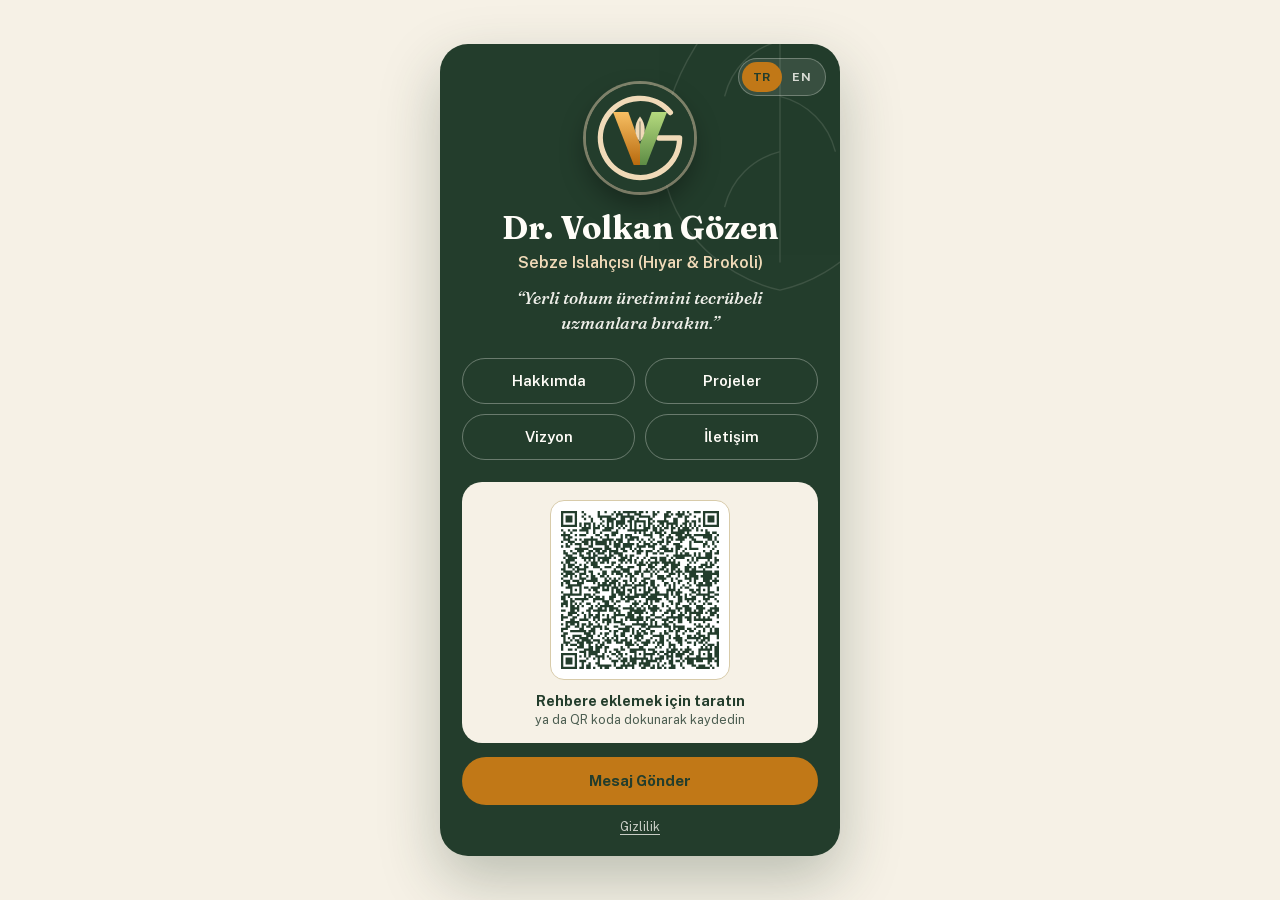
<file: index.html>
<!DOCTYPE html>
<html lang="tr">
<head>
<meta charset="utf-8">
<meta name="viewport" content="width=device-width, initial-scale=1, viewport-fit=cover">
<meta name="theme-color" content="#F6F1E6">
<title>Dr. Volkan Gözen — BizCard</title>
<meta name="description" content="Ziraat Mühendisi · Sebze Islahçısı · Veri Analisti — Antalya Batı Akdeniz Tarımsal Araştırma Enstitüsü">
<link rel="canonical" href="https://kart.volkangozen.com/">
<link rel="alternate" hreflang="tr" href="https://kart.volkangozen.com/">
<link rel="alternate" hreflang="en" href="https://kart.volkangozen.com/en.html">
<link rel="icon" type="image/svg+xml" href="logo.svg">
<link rel="apple-touch-icon" href="apple-touch-icon.png">
<link rel="manifest" href="manifest.webmanifest">
<meta name="mobile-web-app-capable" content="yes">
<meta name="apple-mobile-web-app-capable" content="yes">
<meta name="apple-mobile-web-app-status-bar-style" content="default">
<meta name="apple-mobile-web-app-title" content="BizCard">
<meta property="og:type" content="profile">
<meta property="og:url" content="https://kart.volkangozen.com/">
<meta property="og:title" content="Dr. Volkan Gözen — BizCard">
<meta property="og:description" content="Ziraat Mühendisi · Sebze Islahçısı · Veri Analisti — Antalya Batı Akdeniz Tarımsal Araştırma Enstitüsü">
<meta property="og:image" content="https://kart.volkangozen.com/og-image.png">
<meta name="twitter:card" content="summary_large_image">
<meta name="format-detection" content="telephone=no">
<style>
@font-face{font-family:'Fraunces';font-style:normal;font-weight:400 700;font-display:swap;src:url([data-uri]) format('woff2');unicode-range:U+0100-02BA,U+02BD-02C5,U+02C7-02CC,U+02CE-02D7,U+02DD-02FF,U+0304,U+0308,U+0329,U+1D00-1DBF,U+1E00-1E9F,U+1EF2-1EFF,U+2020,U+20A0-20AB,U+20AD-20C0,U+2113,U+2C60-2C7F,U+A720-A7FF;}
@font-face{font-family:'Fraunces';font-style:normal;font-weight:400 700;font-display:swap;src:url([data-uri]) format('woff2');unicode-range:U+0000-00FF,U+0131,U+0152-0153,U+02BB-02BC,U+02C6,U+02DA,U+02DC,U+0304,U+0308,U+0329,U+2000-206F,U+20AC,U+2122,U+2191,U+2193,U+2212,U+2215,U+FEFF,U+FFFD;}
@font-face{font-family:'Fraunces';font-style:italic;font-weight:500;font-display:swap;src:url([data-uri]) format('woff2');unicode-range:U+0100-02BA,U+02BD-02C5,U+02C7-02CC,U+02CE-02D7,U+02DD-02FF,U+0304,U+0308,U+0329,U+1D00-1DBF,U+1E00-1E9F,U+1EF2-1EFF,U+2020,U+20A0-20AB,U+20AD-20C0,U+2113,U+2C60-2C7F,U+A720-A7FF;}
@font-face{font-family:'Fraunces';font-style:italic;font-weight:500;font-display:swap;src:url([data-uri]) format('woff2');unicode-range:U+0000-00FF,U+0131,U+0152-0153,U+02BB-02BC,U+02C6,U+02DA,U+02DC,U+0304,U+0308,U+0329,U+2000-206F,U+20AC,U+2122,U+2191,U+2193,U+2212,U+2215,U+FEFF,U+FFFD;}
@font-face{font-family:'Public Sans';font-style:normal;font-weight:400 700;font-display:swap;src:url([data-uri]) format('woff2');unicode-range:U+0100-02BA,U+02BD-02C5,U+02C7-02CC,U+02CE-02D7,U+02DD-02FF,U+0304,U+0308,U+0329,U+1D00-1DBF,U+1E00-1E9F,U+1EF2-1EFF,U+2020,U+20A0-20AB,U+20AD-20C0,U+2113,U+2C60-2C7F,U+A720-A7FF;}
@font-face{font-family:'Public Sans';font-style:normal;font-weight:400 700;font-display:swap;src:url([data-uri]) format('woff2');unicode-range:U+0000-00FF,U+0131,U+0152-0153,U+02BB-02BC,U+02C6,U+02DA,U+02DC,U+0304,U+0308,U+0329,U+2000-206F,U+20AC,U+2122,U+2191,U+2193,U+2212,U+2215,U+FEFF,U+FFFD;}
:root{
  --ink:#1F2E24;
  --ink-soft:#4B5D50;
  --paper:#F6F1E6;
  --paper-2:#EDE4CF;
  --line:#D8CBAA;
  --pine:#233D2C;
  --pine-2:#2F4D38;
  --amber:#C17817;
  --amber-soft:#F0DAB8;
  --white:#FFFDF8;
  --gutter:40px;
}

*{box-sizing:border-box;}
html{-webkit-text-size-adjust:100%;}
body{margin:0;min-height:100vh;min-height:100dvh;background:var(--paper);font-family:'Public Sans',-apple-system,BlinkMacSystemFont,sans-serif;
  display:flex;align-items:center;justify-content:center;padding:20px 16px calc(20px + env(safe-area-inset-bottom));-webkit-font-smoothing:antialiased;}
a{color:inherit;text-decoration:none;-webkit-tap-highlight-color:transparent;}
.biz{position:relative;overflow:hidden;width:100%;max-width:400px;background:var(--pine);color:var(--white);border-radius:28px;
  padding:26px 22px 22px;text-align:center;box-shadow:0 24px 60px rgba(35,61,44,.28);}
.deco{position:absolute;right:-120px;top:-100px;width:360px;height:360px;opacity:.12;pointer-events:none;}
.lang{position:absolute;top:14px;right:14px;display:inline-flex;padding:3px;border-radius:999px;background:rgba(255,253,248,.1);border:1px solid rgba(255,253,248,.28);}
.lang a{display:inline-flex;align-items:center;justify-content:center;min-width:40px;min-height:30px;padding:0 10px;border-radius:999px;font-size:12px;font-weight:700;letter-spacing:.06em;color:rgba(255,253,248,.8);}
.lang a[aria-current="page"]{background:var(--amber);color:var(--pine);}
.logo{position:relative;display:block;width:108px;height:108px;margin:14px auto 0;border-radius:50%;
  box-shadow:0 0 0 3px rgba(240,218,184,.45),0 12px 26px rgba(0,0,0,.35);}
.logo svg{width:100%;height:100%;}
h1{position:relative;font-family:'Fraunces',Georgia,serif;font-weight:700;font-size:32px;line-height:1.1;margin:18px 0 0;}
.cred{font-size:.62em;font-weight:600;white-space:nowrap;}
.title{position:relative;font-size:16px;font-weight:600;color:var(--amber-soft);margin:8px 0 0;}
.quote{position:relative;font-family:'Fraunces',Georgia,serif;font-style:italic;font-weight:500;font-size:17px;line-height:1.45;opacity:.92;margin:14px auto 0;max-width:300px;}
.nav{position:relative;display:grid;grid-template-columns:1fr 1fr;gap:10px;margin-top:22px;}
.nav a{display:flex;align-items:center;justify-content:center;min-height:46px;border-radius:999px;border:1.5px solid rgba(255,253,248,.32);font-weight:600;font-size:15px;transition:background .15s,border-color .15s,color .15s;}
.nav a:hover,.nav a:active{background:var(--amber);border-color:var(--amber);color:var(--pine);}
.qr{position:relative;margin-top:22px;background:var(--paper);color:var(--ink);border-radius:20px;padding:18px 16px 16px;}
.qr a{display:block;width:180px;height:180px;margin:0 auto;padding:10px;background:#fff;border:1px solid var(--line);border-radius:14px;}
.qr svg{display:block;width:100%;height:100%;}
.qr-scan{font-size:14.5px;font-weight:700;color:var(--pine);margin:12px 0 0;}
.qr-tap{font-size:12.5px;color:var(--ink-soft);margin:3px 0 0;}
a:focus-visible{outline:3px solid var(--amber);outline-offset:3px;}
@media (max-width:360px){.logo{width:92px;height:92px;}h1{font-size:28px;}.qr a{width:160px;height:160px;}.nav a{font-size:14px;}}
@media (max-height:700px){.logo{width:84px;height:84px;margin-top:8px;}h1{margin-top:12px;}.qr a{width:150px;height:150px;}}

.cta{position:relative;display:flex;align-items:center;justify-content:center;min-height:48px;margin-top:14px;border-radius:999px;background:var(--amber);color:var(--pine);font-weight:700;font-size:15px;}
.cta:hover,.cta:active{background:var(--amber-soft);}
.foot{position:relative;margin:14px 0 0;font-size:12.5px;opacity:.75;}
.foot a{text-decoration:underline;text-underline-offset:3px;}
</style>
</head>
<body>
<main class="biz">
  <svg class="deco" viewBox="0 0 520 520" fill="none" stroke="#F6F1E6" stroke-width="2" aria-hidden="true">
    <path d="M260 20 C160 90 90 200 90 300 C90 400 170 480 260 500 C350 480 430 400 430 300 C430 200 360 90 260 20 Z"/><path d="M260 60 L260 460"/>
    <path d="M260 140 C220 150 190 180 180 220"/><path d="M260 220 C300 230 330 260 340 300"/><path d="M260 300 C220 310 190 340 180 380"/>
  </svg>
  <nav class="lang" aria-label="Dil seçimi">
    <a href="./" lang="tr" hreflang="tr" aria-current="page">TR</a>
    <a href="en.html" lang="en" hreflang="en">EN</a>
  </nav>
  <div class="logo"><svg xmlns="http://www.w3.org/2000/svg" viewBox="0 0 120 120" role="img" aria-label="Volkan Gözen logo"><defs><linearGradient id="vg-leaf" x1="0" y1="1" x2="0" y2="0"><stop offset="0" stop-color="#B86A0E"/><stop offset="1" stop-color="#F7BF63"/></linearGradient><linearGradient id="vg-green" x1="0" y1="1" x2="0" y2="0"><stop offset="0" stop-color="#5E8C45"/><stop offset="1" stop-color="#B5DA7E"/></linearGradient></defs>
<circle cx="60" cy="60" r="60" fill="#233D2C"/><path d="M93.7 31.7 A44 44 0 1 0 104 60 H81" fill="none" stroke="#F0DAB8" stroke-width="6" stroke-linecap="round" stroke-linejoin="round"/>
<path d="M30 31 H47 L60 67 V90 H53 Z" fill="url(#vg-leaf)"/><path d="M73 31 H90 L67 90 H60 V67 Z" fill="url(#vg-green)"/>
<path d="M60 64 C53 56 53 45 60 36 C67 45 67 56 60 64 Z" fill="#F0DAB8"/>
<path d="M60 62 V42" stroke="#233D2C" stroke-width="1.3" opacity=".5" stroke-linecap="round"/></svg></div>
  <h1>Dr. Volkan Gözen</h1>
  <p class="title">Sebze Islahçısı (Hıyar &amp; Brokoli)</p>
  <p class="quote">“Yerli tohum üretimini tecrübeli uzmanlara bırakın.”</p>
  <nav class="nav" aria-label="Bölümler">
    <a href="https://www.volkangozen.com/#hakkimda">Hakkımda</a>
    <a href="https://www.volkangozen.com/#projeler">Projeler</a>
    <a href="https://www.volkangozen.com/#vizyon">Vizyon</a>
    <a href="https://www.volkangozen.com/#iletisim">İletişim</a>
  </nav>
  <section class="qr">
    <a href="volkan-gozen.vcf" download="Volkan-Gozen.vcf" aria-label="Rehbere Kaydet"><svg xmlns="http://www.w3.org/2000/svg" viewBox="0 0 69 69"><path stroke="#233d2c" d="M0 0.5h7m2 0h1m6 0h1m2 0h1m3 0h1m1 0h1m1 0h6m1 0h2m1 0h1m2 0h1m1 0h1m3 0h2m3 0h1m1 0h1m1 0h1m2 0h3m1 0h7M0 1.5h1m5 0h1m3 0h1m5 0h1m5 0h1m1 0h3m2 0h1m2 0h3m5 0h2m3 0h2m1 0h1m1 0h4m2 0h1m5 0h1m5 0h1M0 2.5h1m1 0h3m1 0h1m2 0h1m2 0h1m3 0h6m2 0h1m1 0h6m2 0h5m1 0h1m4 0h3m3 0h2m1 0h2m2 0h1m3 0h1m1 0h3m1 0h1M0 3.5h1m1 0h3m1 0h1m3 0h1m2 0h1m3 0h1m2 0h4m2 0h2m2 0h2m1 0h1m4 0h2m5 0h1m3 0h2m3 0h1m5 0h1m1 0h1m1 0h3m1 0h1M0 4.5h1m1 0h3m1 0h1m6 0h1m4 0h1m1 0h3m1 0h4m1 0h2m1 0h5m1 0h1m1 0h1m1 0h5m2 0h2m3 0h2m1 0h2m1 0h1m1 0h1m1 0h3m1 0h1M0 5.5h1m5 0h1m1 0h1m1 0h3m1 0h1m2 0h1m2 0h1m1 0h1m1 0h4m2 0h1m1 0h1m3 0h1m1 0h2m3 0h2m1 0h5m2 0h2m1 0h1m1 0h1m3 0h1m5 0h1M0 6.5h7m1 0h1m1 0h1m1 0h1m1 0h1m1 0h1m1 0h1m1 0h1m1 0h1m1 0h1m1 0h1m1 0h1m1 0h1m1 0h1m1 0h1m1 0h1m1 0h1m1 0h1m1 0h1m1 0h1m1 0h1m1 0h1m1 0h1m1 0h1m1 0h1m1 0h1m1 0h1m1 0h1m1 0h7M9 7.5h4m1 0h3m2 0h4m2 0h1m1 0h1m2 0h1m1 0h1m3 0h3m1 0h2m1 0h1m1 0h2m1 0h2m1 0h1m1 0h3m1 0h1m1 0h1M0 8.5h1m2 0h1m1 0h2m1 0h4m2 0h1m3 0h4m2 0h1m4 0h9m2 0h2m1 0h2m3 0h1m2 0h6m2 0h1m1 0h1m1 0h1M1 9.5h1m2 0h1m6 0h1m2 0h1m2 0h1m4 0h3m7 0h1m1 0h1m1 0h1m2 0h1m1 0h3m1 0h1m2 0h6m1 0h1m7 0h2m1 0h2M0 10.5h4m2 0h1m1 0h3m4 0h2m2 0h2m1 0h2m2 0h1m1 0h3m5 0h4m3 0h2m2 0h1m2 0h3m1 0h3m1 0h8m2 0h1M1 11.5h1m1 0h2m8 0h1m3 0h1m2 0h1m5 0h1m1 0h1m1 0h4m5 0h1m3 0h1m2 0h3m2 0h4m1 0h2m4 0h4m1 0h1M1 12.5h3m2 0h1m1 0h1m1 0h6m2 0h5m1 0h3m2 0h3m1 0h1m1 0h1m2 0h1m1 0h1m3 0h1m1 0h1m1 0h1m1 0h4m3 0h2m5 0h2m1 0h1M0 13.5h1m2 0h3m3 0h3m1 0h1m1 0h5m1 0h1m1 0h1m1 0h2m2 0h1m4 0h1m1 0h1m2 0h1m2 0h3m1 0h2m4 0h1m3 0h1m1 0h4m1 0h1m2 0h1m1 0h1M2 14.5h1m1 0h1m1 0h3m1 0h2m1 0h1m1 0h5m1 0h1m1 0h3m1 0h5m1 0h1m2 0h3m1 0h2m1 0h1m2 0h1m2 0h3m4 0h1m5 0h2m2 0h1M0 15.5h1m1 0h2m4 0h1m3 0h2m5 0h2m2 0h3m1 0h4m2 0h4m1 0h3m3 0h2m4 0h3m3 0h1m5 0h1m1 0h1m2 0h1M6 16.5h6m2 0h4m1 0h3m2 0h1m1 0h2m2 0h1m1 0h1m1 0h1m5 0h1m2 0h4m1 0h1m1 0h2m2 0h1m1 0h4m6 0h1M1 17.5h1m2 0h1m2 0h3m2 0h2m1 0h2m1 0h2m1 0h4m2 0h2m2 0h1m1 0h3m1 0h3m2 0h1m2 0h4m1 0h1m2 0h1m8 0h1m2 0h1m2 0h1M1 18.5h2m2 0h2m1 0h1m2 0h2m1 0h1m1 0h3m2 0h1m1 0h4m6 0h2m2 0h1m2 0h2m1 0h2m5 0h1m1 0h1m1 0h2m2 0h1m1 0h1m2 0h3m1 0h2M2 19.5h3m3 0h2m2 0h1m1 0h2m3 0h1m1 0h2m2 0h2m1 0h1m1 0h2m5 0h1m8 0h1m2 0h8m1 0h1m1 0h1m2 0h3M1 20.5h1m1 0h4m2 0h6m1 0h6m1 0h1m2 0h3m1 0h1m2 0h1m2 0h1m2 0h3m1 0h3m2 0h1m1 0h4m3 0h1m1 0h7m1 0h1M2 21.5h4m4 0h1m1 0h1m1 0h1m1 0h1m1 0h3m4 0h3m1 0h2m1 0h1m2 0h1m2 0h1m2 0h1m1 0h3m1 0h1m1 0h1m5 0h1m1 0h1m1 0h1m4 0h1m2 0h2M0 22.5h1m1 0h2m2 0h1m4 0h1m1 0h3m1 0h2m1 0h1m1 0h2m2 0h1m1 0h1m1 0h1m1 0h1m1 0h2m1 0h1m1 0h4m1 0h6m1 0h1m4 0h1m1 0h1m4 0h1m1 0h1m1 0h1M1 23.5h1m1 0h3m2 0h1m1 0h1m2 0h3m6 0h1m2 0h1m7 0h4m1 0h2m1 0h1m3 0h2m1 0h4m3 0h1m5 0h3m1 0h2M1 24.5h1m1 0h2m1 0h2m2 0h2m2 0h3m2 0h3m2 0h3m2 0h3m2 0h1m3 0h3m3 0h2m2 0h3m3 0h3m1 0h1m1 0h2m1 0h3m2 0h1M0 25.5h2m3 0h1m1 0h4m6 0h1m5 0h1m2 0h4m4 0h1m2 0h1m1 0h1m1 0h1m1 0h2m1 0h1m1 0h2m1 0h1m2 0h2m1 0h2m3 0h1M1 26.5h4m1 0h2m2 0h1m1 0h2m4 0h2m2 0h4m1 0h3m2 0h3m1 0h3m1 0h1m1 0h1m2 0h2m1 0h1m1 0h3m1 0h12m1 0h2M0 27.5h1m1 0h4m2 0h3m2 0h1m2 0h1m1 0h2m2 0h1m1 0h3m2 0h2m1 0h2m1 0h1m3 0h1m1 0h1m5 0h3m1 0h1m1 0h1m2 0h3m3 0h7M1 28.5h2m1 0h1m1 0h1m1 0h1m2 0h1m1 0h2m2 0h2m1 0h1m5 0h1m1 0h1m1 0h2m3 0h1m3 0h1m2 0h3m1 0h2m3 0h1m2 0h1m1 0h4m1 0h5m2 0h1M0 29.5h1m3 0h1m3 0h3m2 0h3m3 0h1m1 0h1m1 0h1m1 0h1m4 0h1m1 0h1m3 0h3m3 0h4m2 0h1m1 0h1m3 0h3m1 0h2m2 0h4m1 0h1M1 30.5h3m1 0h3m1 0h1m1 0h5m3 0h2m1 0h3m2 0h2m1 0h1m1 0h1m2 0h2m2 0h2m3 0h1m3 0h1m2 0h2m3 0h1m1 0h1m3 0h3m1 0h3M0 31.5h1m1 0h2m3 0h3m4 0h1m1 0h1m1 0h2m1 0h3m1 0h1m2 0h1m2 0h1m2 0h1m1 0h2m1 0h2m4 0h2m2 0h1m1 0h1m3 0h1m2 0h1m1 0h2m1 0h3m1 0h1M0 32.5h1m2 0h6m7 0h6m1 0h1m1 0h1m1 0h4m1 0h5m2 0h2m1 0h1m2 0h1m1 0h1m1 0h1m3 0h1m2 0h1m2 0h7M2 33.5h3m3 0h1m1 0h2m1 0h4m1 0h1m1 0h1m1 0h3m1 0h2m3 0h2m3 0h1m1 0h1m1 0h2m5 0h1m1 0h1m2 0h1m1 0h2m4 0h1m3 0h1m3 0h1M4 34.5h1m1 0h1m1 0h1m3 0h1m1 0h2m2 0h3m1 0h1m1 0h2m1 0h1m1 0h2m1 0h1m1 0h1m1 0h1m1 0h2m1 0h1m4 0h4m1 0h1m4 0h2m1 0h2m1 0h1m1 0h1m3 0h1M0 35.5h1m3 0h1m3 0h1m6 0h2m5 0h1m1 0h4m2 0h1m1 0h1m3 0h3m2 0h2m3 0h1m1 0h1m1 0h3m4 0h2m1 0h1m3 0h3M1 36.5h8m1 0h3m1 0h1m7 0h2m1 0h3m1 0h1m2 0h6m1 0h8m1 0h1m1 0h2m2 0h1m1 0h1m2 0h6m2 0h2M0 37.5h2m1 0h1m6 0h1m1 0h2m1 0h2m1 0h1m2 0h3m2 0h1m1 0h6m1 0h2m1 0h4m3 0h2m2 0h1m1 0h2m1 0h1m2 0h2m3 0h1m1 0h3M0 38.5h2m2 0h1m1 0h6m2 0h5m2 0h2m3 0h2m1 0h3m5 0h7m2 0h1m4 0h2m1 0h5m3 0h3m2 0h1M1 39.5h2m1 0h2m3 0h1m4 0h1m3 0h3m1 0h1m1 0h2m2 0h2m2 0h1m1 0h1m2 0h1m1 0h1m1 0h2m4 0h2m2 0h2m2 0h1m1 0h1m2 0h1m2 0h1m4 0h1M0 40.5h3m1 0h1m1 0h1m1 0h1m2 0h2m3 0h1m2 0h2m2 0h1m7 0h3m2 0h2m1 0h1m4 0h1m3 0h1m1 0h2m4 0h1m1 0h1m3 0h1m1 0h2M0 41.5h1m1 0h1m1 0h2m1 0h1m1 0h1m3 0h1m1 0h1m1 0h6m2 0h1m4 0h1m1 0h1m2 0h1m2 0h1m1 0h2m2 0h1m1 0h1m3 0h1m2 0h3m3 0h3m5 0h1M4 42.5h4m4 0h2m2 0h2m1 0h1m1 0h4m2 0h5m1 0h2m1 0h1m1 0h5m4 0h1m2 0h3m1 0h3m2 0h4m2 0h4M0 43.5h2m2 0h2m1 0h1m3 0h2m1 0h6m1 0h2m1 0h2m4 0h7m2 0h3m1 0h1m2 0h4m1 0h1m2 0h3m1 0h1m1 0h2m2 0h2m1 0h2M3 44.5h4m2 0h1m2 0h1m3 0h1m6 0h1m1 0h1m3 0h2m1 0h4m1 0h1m2 0h1m4 0h2m1 0h2m2 0h1m1 0h1m1 0h6m1 0h1m1 0h3M0 45.5h1m2 0h2m2 0h1m2 0h1m1 0h2m1 0h2m1 0h1m1 0h1m2 0h5m1 0h3m2 0h1m4 0h2m3 0h1m3 0h1m2 0h3m2 0h1m2 0h2m4 0h2m1 0h1M0 46.5h3m2 0h2m3 0h1m1 0h1m1 0h3m3 0h1m1 0h2m4 0h4m1 0h3m1 0h2m2 0h3m2 0h7m1 0h3m1 0h1m1 0h1m1 0h1m1 0h1m3 0h1M0 47.5h1m3 0h2m2 0h4m2 0h1m1 0h1m1 0h4m1 0h1m2 0h1m1 0h1m1 0h6m1 0h1m1 0h2m3 0h3m2 0h1m1 0h2m2 0h2m1 0h8M2 48.5h6m4 0h1m2 0h1m2 0h1m1 0h2m1 0h4m6 0h1m2 0h1m2 0h1m1 0h1m3 0h1m1 0h2m2 0h2m3 0h1m5 0h1m5 0h1M0 49.5h1m1 0h1m1 0h2m1 0h1m1 0h2m1 0h2m2 0h1m3 0h1m5 0h2m3 0h7m1 0h1m1 0h1m2 0h3m2 0h1m8 0h1m1 0h1m3 0h1M2 50.5h2m2 0h2m1 0h1m1 0h2m1 0h4m1 0h1m3 0h2m3 0h3m4 0h2m1 0h6m1 0h3m1 0h5m5 0h3m1 0h2m1 0h1M0 51.5h3m5 0h2m3 0h2m2 0h1m1 0h2m4 0h5m1 0h1m2 0h1m2 0h2m8 0h1m1 0h1m1 0h3m1 0h2m1 0h1m3 0h1m2 0h1m1 0h2M0 52.5h1m3 0h7m1 0h3m6 0h1m1 0h2m2 0h3m1 0h1m1 0h1m1 0h2m2 0h2m4 0h1m1 0h2m1 0h2m2 0h1m1 0h2m2 0h1m1 0h1m2 0h1m1 0h2M1 53.5h2m7 0h3m1 0h1m2 0h1m1 0h2m2 0h1m2 0h2m3 0h1m1 0h2m1 0h2m1 0h1m3 0h1m1 0h2m3 0h1m2 0h1m5 0h2m3 0h5M0 54.5h2m3 0h4m2 0h3m2 0h1m2 0h1m3 0h2m1 0h2m2 0h1m1 0h4m4 0h5m2 0h1m2 0h2m3 0h2m1 0h1m1 0h3m1 0h1m3 0h1M1 55.5h1m1 0h1m1 0h1m2 0h4m1 0h1m4 0h1m1 0h1m1 0h1m1 0h1m3 0h1m3 0h2m1 0h1m3 0h1m3 0h2m2 0h1m1 0h4m2 0h6m1 0h3m3 0h1M1 56.5h1m2 0h1m1 0h2m1 0h4m1 0h3m2 0h3m1 0h2m1 0h3m1 0h1m2 0h2m2 0h2m2 0h1m1 0h2m1 0h1m3 0h3m1 0h1m4 0h1m1 0h2m1 0h1M1 57.5h3m3 0h3m1 0h3m2 0h1m1 0h1m1 0h2m2 0h3m1 0h3m1 0h1m2 0h4m1 0h1m1 0h3m2 0h1m3 0h2m2 0h2m1 0h1m1 0h2m1 0h1m4 0h1M0 58.5h1m1 0h1m1 0h3m1 0h2m2 0h1m2 0h1m1 0h2m9 0h4m1 0h1m2 0h2m4 0h1m1 0h1m2 0h3m2 0h1m5 0h1m3 0h1m1 0h3m1 0h1M0 59.5h1m6 0h3m2 0h2m1 0h3m1 0h2m5 0h1m2 0h1m4 0h2m5 0h1m1 0h1m3 0h1m1 0h1m5 0h1m5 0h1m1 0h1m1 0h1m1 0h2M0 60.5h1m2 0h2m1 0h1m3 0h4m1 0h2m2 0h1m3 0h2m1 0h2m2 0h7m1 0h3m5 0h1m1 0h3m1 0h1m1 0h3m3 0h6m1 0h2M8 61.5h3m1 0h5m2 0h1m1 0h1m2 0h2m4 0h3m3 0h1m3 0h2m1 0h2m1 0h4m1 0h1m1 0h3m1 0h1m2 0h1m3 0h1m2 0h2M0 62.5h7m3 0h1m1 0h4m2 0h1m3 0h2m1 0h2m1 0h1m3 0h1m1 0h1m1 0h5m1 0h1m2 0h2m1 0h1m1 0h4m2 0h2m2 0h1m1 0h1m1 0h2m1 0h2M0 63.5h1m5 0h1m1 0h1m1 0h1m1 0h1m2 0h4m1 0h1m3 0h1m1 0h1m3 0h1m1 0h1m3 0h1m2 0h1m3 0h2m1 0h3m1 0h3m2 0h1m3 0h2m3 0h2m1 0h2M0 64.5h1m1 0h3m1 0h1m4 0h1m2 0h1m1 0h1m1 0h1m2 0h1m3 0h1m1 0h2m1 0h8m1 0h1m1 0h4m1 0h1m1 0h1m3 0h1m1 0h13m1 0h1M0 65.5h1m1 0h3m1 0h1m1 0h3m5 0h1m5 0h3m1 0h3m1 0h3m2 0h1m1 0h5m1 0h1m3 0h2m1 0h2m1 0h1m1 0h3m1 0h3m2 0h2m1 0h2M0 66.5h1m1 0h3m1 0h1m2 0h1m2 0h1m2 0h2m6 0h1m3 0h1m1 0h1m1 0h2m1 0h5m3 0h1m2 0h1m1 0h2m3 0h1m2 0h3m6 0h1m3 0h1M0 67.5h1m5 0h1m2 0h1m1 0h2m3 0h6m1 0h1m2 0h6m2 0h1m1 0h3m1 0h1m1 0h1m1 0h1m3 0h2m2 0h1m4 0h2m1 0h3m2 0h1m2 0h1M0 68.5h7m1 0h2m1 0h2m1 0h1m2 0h1m1 0h2m3 0h3m1 0h1m2 0h1m3 0h2m2 0h2m1 0h2m1 0h1m1 0h3m3 0h1m5 0h6m1 0h1"/></svg></a>
    <p class="qr-scan">Rehbere eklemek için taratın</p>
    <p class="qr-tap">ya da QR koda dokunarak kaydedin</p>
  </section>
  <a class="cta" href="iletisim.html">Mesaj Gönder</a>
  <p class="foot"><a href="gizlilik.html">Gizlilik</a></p>
</main>
<script src="app.js" defer></script>
</body>
</html>
</file>
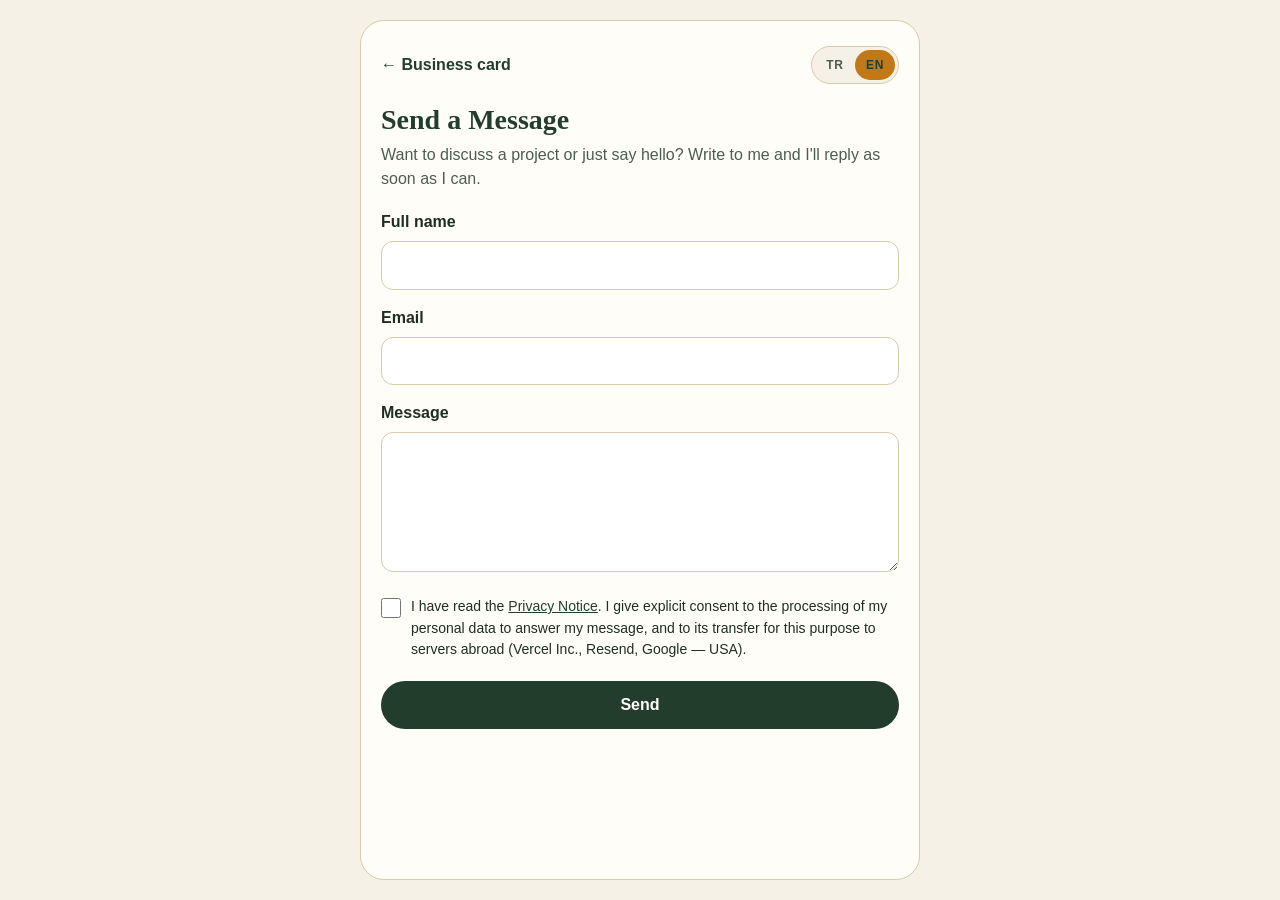
<file: contact.html>
<!DOCTYPE html>
<html lang="en">
<head>
<meta charset="utf-8">
<meta name="viewport" content="width=device-width, initial-scale=1, viewport-fit=cover">
<meta name="theme-color" content="#F6F1E6">
<title>Send a Message — Volkan Gözen, Ph.D.</title>
<meta name="description" content="Send a message to Volkan Gözen, Ph.D.">
<link rel="icon" type="image/svg+xml" href="logo.svg">
<link rel="stylesheet" href="pages.css">
</head>
<body>
<main class="page">
  <div class="top">
    <a class="back" href="en.html">← Business card</a>
    <nav class="lang" aria-label="Language">
      <a href="iletisim.html" lang="tr" hreflang="tr">TR</a>
      <a href="contact.html" lang="en" hreflang="en" aria-current="page">EN</a>
    </nav>
  </div>
  <h1>Send a Message</h1>
  <p class="lead">Want to discuss a project or just say hello? Write to me and I'll reply as soon as I can.</p>
  <form id="contact-form" method="post" action="#" novalidate
        data-msg-sending="Sending…"
        data-msg-success="Thank you, your message has arrived. I'll reply soon."
        data-msg-offline="No internet connection. Please try again later."
        data-msg-error="Your message could not be sent. Please try again later.">
    <label class="field"><span>Full name</span>
      <input name="name" type="text" autocomplete="name" required minlength="2" maxlength="100">
    </label>
    <label class="field"><span>Email</span>
      <input name="email" type="email" autocomplete="email" required maxlength="200">
    </label>
    <label class="field"><span>Message</span>
      <textarea name="message" required minlength="10" maxlength="2000"></textarea>
    </label>
    <div class="hp" aria-hidden="true">
      <label>Website <input name="website" type="text" tabindex="-1" autocomplete="off"></label>
    </div>
    <label class="check">
      <input name="consent" type="checkbox" required>
      <span>I have read the <a href="privacy.html">Privacy Notice</a>. I give explicit consent to the processing of my personal data to answer my message, and to its transfer for this purpose to servers abroad (Vercel Inc., Resend, Google — USA).</span>
    </label>
    <button class="btn" type="submit" disabled>Send</button>
    <p id="form-status" class="status" role="status" aria-live="polite"></p>
  </form>
  <noscript><p>This form needs JavaScript. You can write to <a href="mailto:vgozen44@gmail.com">vgozen44@gmail.com</a> instead.</p></noscript>
</main>
<script src="app.js" defer></script>
<script src="form.js" defer></script>
</body>
</html>
</file>
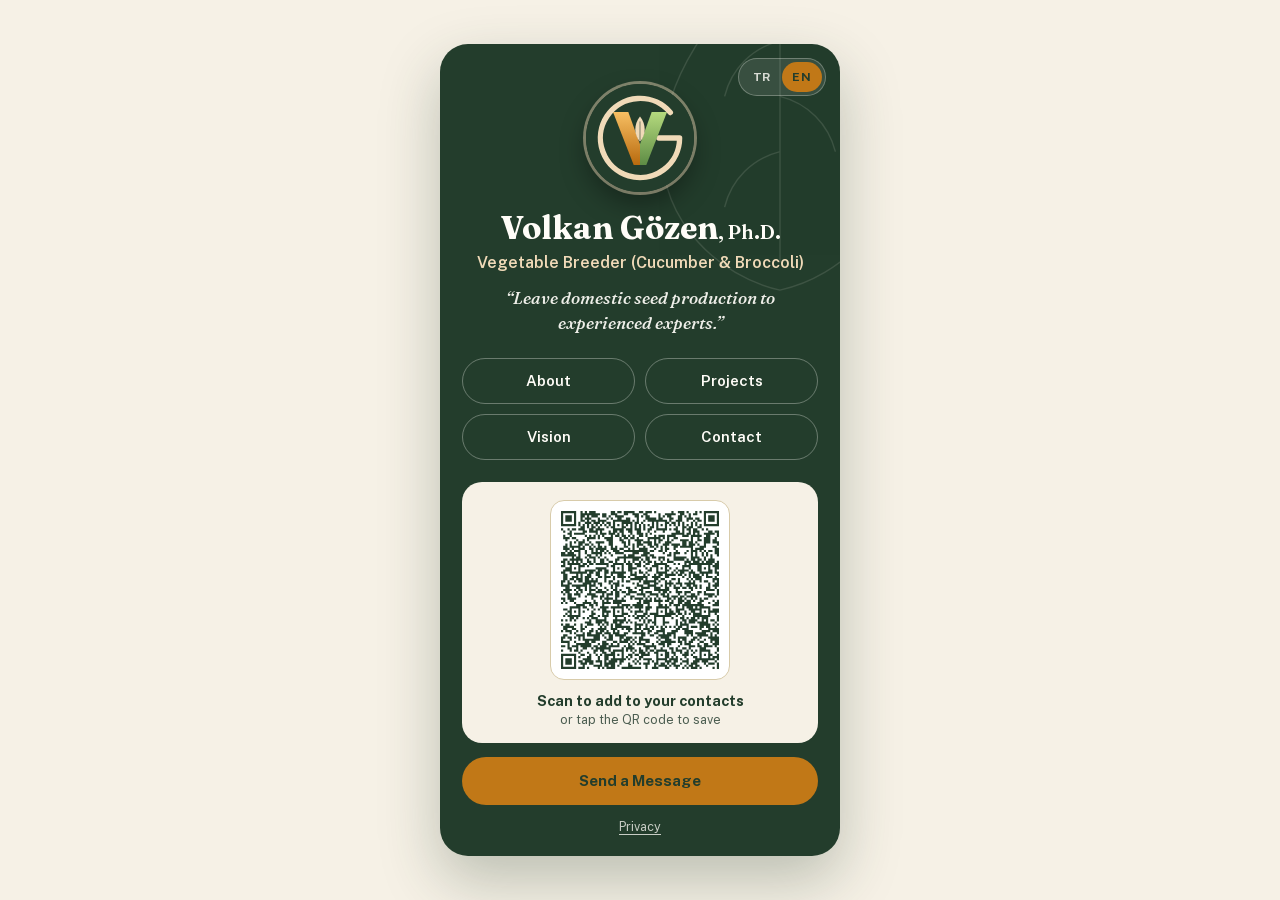
<file: en.html>
<!DOCTYPE html>
<html lang="en">
<head>
<meta charset="utf-8">
<meta name="viewport" content="width=device-width, initial-scale=1, viewport-fit=cover">
<meta name="theme-color" content="#F6F1E6">
<title>Volkan Gözen, Ph.D. — BizCard</title>
<meta name="description" content="Agricultural Engineer · Vegetable Breeder · Data Analyst — Batı Akdeniz Agricultural Research Institute, Antalya">
<link rel="canonical" href="https://kart.volkangozen.com/en.html">
<link rel="alternate" hreflang="tr" href="https://kart.volkangozen.com/">
<link rel="alternate" hreflang="en" href="https://kart.volkangozen.com/en.html">
<link rel="icon" type="image/svg+xml" href="logo.svg">
<link rel="apple-touch-icon" href="apple-touch-icon.png">
<link rel="manifest" href="manifest-en.webmanifest">
<meta name="mobile-web-app-capable" content="yes">
<meta name="apple-mobile-web-app-capable" content="yes">
<meta name="apple-mobile-web-app-status-bar-style" content="default">
<meta name="apple-mobile-web-app-title" content="BizCard">
<meta property="og:type" content="profile">
<meta property="og:url" content="https://kart.volkangozen.com/en.html">
<meta property="og:title" content="Volkan Gözen, Ph.D. — BizCard">
<meta property="og:description" content="Agricultural Engineer · Vegetable Breeder · Data Analyst — Batı Akdeniz Agricultural Research Institute, Antalya">
<meta property="og:image" content="https://kart.volkangozen.com/og-image-en.png">
<meta name="twitter:card" content="summary_large_image">
<meta name="format-detection" content="telephone=no">
<style>
@font-face{font-family:'Fraunces';font-style:normal;font-weight:400 700;font-display:swap;src:url([data-uri]) format('woff2');unicode-range:U+0100-02BA,U+02BD-02C5,U+02C7-02CC,U+02CE-02D7,U+02DD-02FF,U+0304,U+0308,U+0329,U+1D00-1DBF,U+1E00-1E9F,U+1EF2-1EFF,U+2020,U+20A0-20AB,U+20AD-20C0,U+2113,U+2C60-2C7F,U+A720-A7FF;}
@font-face{font-family:'Fraunces';font-style:normal;font-weight:400 700;font-display:swap;src:url([data-uri]) format('woff2');unicode-range:U+0000-00FF,U+0131,U+0152-0153,U+02BB-02BC,U+02C6,U+02DA,U+02DC,U+0304,U+0308,U+0329,U+2000-206F,U+20AC,U+2122,U+2191,U+2193,U+2212,U+2215,U+FEFF,U+FFFD;}
@font-face{font-family:'Fraunces';font-style:italic;font-weight:500;font-display:swap;src:url([data-uri]) format('woff2');unicode-range:U+0100-02BA,U+02BD-02C5,U+02C7-02CC,U+02CE-02D7,U+02DD-02FF,U+0304,U+0308,U+0329,U+1D00-1DBF,U+1E00-1E9F,U+1EF2-1EFF,U+2020,U+20A0-20AB,U+20AD-20C0,U+2113,U+2C60-2C7F,U+A720-A7FF;}
@font-face{font-family:'Fraunces';font-style:italic;font-weight:500;font-display:swap;src:url([data-uri]) format('woff2');unicode-range:U+0000-00FF,U+0131,U+0152-0153,U+02BB-02BC,U+02C6,U+02DA,U+02DC,U+0304,U+0308,U+0329,U+2000-206F,U+20AC,U+2122,U+2191,U+2193,U+2212,U+2215,U+FEFF,U+FFFD;}
@font-face{font-family:'Public Sans';font-style:normal;font-weight:400 700;font-display:swap;src:url([data-uri]) format('woff2');unicode-range:U+0100-02BA,U+02BD-02C5,U+02C7-02CC,U+02CE-02D7,U+02DD-02FF,U+0304,U+0308,U+0329,U+1D00-1DBF,U+1E00-1E9F,U+1EF2-1EFF,U+2020,U+20A0-20AB,U+20AD-20C0,U+2113,U+2C60-2C7F,U+A720-A7FF;}
@font-face{font-family:'Public Sans';font-style:normal;font-weight:400 700;font-display:swap;src:url([data-uri]) format('woff2');unicode-range:U+0000-00FF,U+0131,U+0152-0153,U+02BB-02BC,U+02C6,U+02DA,U+02DC,U+0304,U+0308,U+0329,U+2000-206F,U+20AC,U+2122,U+2191,U+2193,U+2212,U+2215,U+FEFF,U+FFFD;}
:root{
  --ink:#1F2E24;
  --ink-soft:#4B5D50;
  --paper:#F6F1E6;
  --paper-2:#EDE4CF;
  --line:#D8CBAA;
  --pine:#233D2C;
  --pine-2:#2F4D38;
  --amber:#C17817;
  --amber-soft:#F0DAB8;
  --white:#FFFDF8;
  --gutter:40px;
}

*{box-sizing:border-box;}
html{-webkit-text-size-adjust:100%;}
body{margin:0;min-height:100vh;min-height:100dvh;background:var(--paper);font-family:'Public Sans',-apple-system,BlinkMacSystemFont,sans-serif;
  display:flex;align-items:center;justify-content:center;padding:20px 16px calc(20px + env(safe-area-inset-bottom));-webkit-font-smoothing:antialiased;}
a{color:inherit;text-decoration:none;-webkit-tap-highlight-color:transparent;}
.biz{position:relative;overflow:hidden;width:100%;max-width:400px;background:var(--pine);color:var(--white);border-radius:28px;
  padding:26px 22px 22px;text-align:center;box-shadow:0 24px 60px rgba(35,61,44,.28);}
.deco{position:absolute;right:-120px;top:-100px;width:360px;height:360px;opacity:.12;pointer-events:none;}
.lang{position:absolute;top:14px;right:14px;display:inline-flex;padding:3px;border-radius:999px;background:rgba(255,253,248,.1);border:1px solid rgba(255,253,248,.28);}
.lang a{display:inline-flex;align-items:center;justify-content:center;min-width:40px;min-height:30px;padding:0 10px;border-radius:999px;font-size:12px;font-weight:700;letter-spacing:.06em;color:rgba(255,253,248,.8);}
.lang a[aria-current="page"]{background:var(--amber);color:var(--pine);}
.logo{position:relative;display:block;width:108px;height:108px;margin:14px auto 0;border-radius:50%;
  box-shadow:0 0 0 3px rgba(240,218,184,.45),0 12px 26px rgba(0,0,0,.35);}
.logo svg{width:100%;height:100%;}
h1{position:relative;font-family:'Fraunces',Georgia,serif;font-weight:700;font-size:32px;line-height:1.1;margin:18px 0 0;}
.cred{font-size:.62em;font-weight:600;white-space:nowrap;}
.title{position:relative;font-size:16px;font-weight:600;color:var(--amber-soft);margin:8px 0 0;}
.quote{position:relative;font-family:'Fraunces',Georgia,serif;font-style:italic;font-weight:500;font-size:17px;line-height:1.45;opacity:.92;margin:14px auto 0;max-width:300px;}
.nav{position:relative;display:grid;grid-template-columns:1fr 1fr;gap:10px;margin-top:22px;}
.nav a{display:flex;align-items:center;justify-content:center;min-height:46px;border-radius:999px;border:1.5px solid rgba(255,253,248,.32);font-weight:600;font-size:15px;transition:background .15s,border-color .15s,color .15s;}
.nav a:hover,.nav a:active{background:var(--amber);border-color:var(--amber);color:var(--pine);}
.qr{position:relative;margin-top:22px;background:var(--paper);color:var(--ink);border-radius:20px;padding:18px 16px 16px;}
.qr a{display:block;width:180px;height:180px;margin:0 auto;padding:10px;background:#fff;border:1px solid var(--line);border-radius:14px;}
.qr svg{display:block;width:100%;height:100%;}
.qr-scan{font-size:14.5px;font-weight:700;color:var(--pine);margin:12px 0 0;}
.qr-tap{font-size:12.5px;color:var(--ink-soft);margin:3px 0 0;}
a:focus-visible{outline:3px solid var(--amber);outline-offset:3px;}
@media (max-width:360px){.logo{width:92px;height:92px;}h1{font-size:28px;}.qr a{width:160px;height:160px;}.nav a{font-size:14px;}}
@media (max-height:700px){.logo{width:84px;height:84px;margin-top:8px;}h1{margin-top:12px;}.qr a{width:150px;height:150px;}}

.cta{position:relative;display:flex;align-items:center;justify-content:center;min-height:48px;margin-top:14px;border-radius:999px;background:var(--amber);color:var(--pine);font-weight:700;font-size:15px;}
.cta:hover,.cta:active{background:var(--amber-soft);}
.foot{position:relative;margin:14px 0 0;font-size:12.5px;opacity:.75;}
.foot a{text-decoration:underline;text-underline-offset:3px;}
</style>
</head>
<body>
<main class="biz">
  <svg class="deco" viewBox="0 0 520 520" fill="none" stroke="#F6F1E6" stroke-width="2" aria-hidden="true">
    <path d="M260 20 C160 90 90 200 90 300 C90 400 170 480 260 500 C350 480 430 400 430 300 C430 200 360 90 260 20 Z"/><path d="M260 60 L260 460"/>
    <path d="M260 140 C220 150 190 180 180 220"/><path d="M260 220 C300 230 330 260 340 300"/><path d="M260 300 C220 310 190 340 180 380"/>
  </svg>
  <nav class="lang" aria-label="Language">
    <a href="./" lang="tr" hreflang="tr">TR</a>
    <a href="en.html" lang="en" hreflang="en" aria-current="page">EN</a>
  </nav>
  <div class="logo"><svg xmlns="http://www.w3.org/2000/svg" viewBox="0 0 120 120" role="img" aria-label="Volkan Gözen logo"><defs><linearGradient id="vg-leaf" x1="0" y1="1" x2="0" y2="0"><stop offset="0" stop-color="#B86A0E"/><stop offset="1" stop-color="#F7BF63"/></linearGradient><linearGradient id="vg-green" x1="0" y1="1" x2="0" y2="0"><stop offset="0" stop-color="#5E8C45"/><stop offset="1" stop-color="#B5DA7E"/></linearGradient></defs>
<circle cx="60" cy="60" r="60" fill="#233D2C"/><path d="M93.7 31.7 A44 44 0 1 0 104 60 H81" fill="none" stroke="#F0DAB8" stroke-width="6" stroke-linecap="round" stroke-linejoin="round"/>
<path d="M30 31 H47 L60 67 V90 H53 Z" fill="url(#vg-leaf)"/><path d="M73 31 H90 L67 90 H60 V67 Z" fill="url(#vg-green)"/>
<path d="M60 64 C53 56 53 45 60 36 C67 45 67 56 60 64 Z" fill="#F0DAB8"/>
<path d="M60 62 V42" stroke="#233D2C" stroke-width="1.3" opacity=".5" stroke-linecap="round"/></svg></div>
  <h1>Volkan Gözen<span class="cred">, Ph.D.</span></h1>
  <p class="title">Vegetable Breeder (Cucumber &amp; Broccoli)</p>
  <p class="quote">“Leave domestic seed production to experienced experts.”</p>
  <nav class="nav" aria-label="Sections">
    <a href="https://www.volkangozen.com/en.html#about">About</a>
    <a href="https://www.volkangozen.com/en.html#projects">Projects</a>
    <a href="https://www.volkangozen.com/en.html#vision">Vision</a>
    <a href="https://www.volkangozen.com/en.html#contact">Contact</a>
  </nav>
  <section class="qr">
    <a href="volkan-gozen-en.vcf" download="Volkan-Gozen.vcf" aria-label="Save Contact"><svg xmlns="http://www.w3.org/2000/svg" viewBox="0 0 73 73"><path stroke="#233d2c" d="M0 0.5h7m2 0h1m1 0h1m1 0h3m7 0h2m1 0h2m1 0h5m2 0h2m1 0h3m1 0h1m7 0h1m2 0h3m1 0h1m3 0h1m1 0h1m1 0h7M0 1.5h1m5 0h1m2 0h9m1 0h2m2 0h3m3 0h2m2 0h3m2 0h2m5 0h1m2 0h5m2 0h2m2 0h1m1 0h2m3 0h1m5 0h1M0 2.5h1m1 0h3m1 0h1m2 0h2m1 0h1m1 0h3m2 0h2m1 0h1m2 0h4m5 0h2m1 0h1m1 0h2m4 0h1m1 0h1m1 0h2m3 0h2m1 0h1m1 0h1m6 0h1m1 0h3m1 0h1M0 3.5h1m1 0h3m1 0h1m2 0h1m1 0h3m3 0h1m3 0h1m1 0h1m2 0h2m2 0h2m3 0h1m3 0h5m1 0h2m3 0h2m2 0h2m2 0h3m1 0h2m2 0h1m1 0h3m1 0h1M0 4.5h1m1 0h3m1 0h1m2 0h2m1 0h1m1 0h2m1 0h4m3 0h8m1 0h1m1 0h1m2 0h1m1 0h9m1 0h1m2 0h3m2 0h1m2 0h1m1 0h2m1 0h1m1 0h3m1 0h1M0 5.5h1m5 0h1m1 0h1m2 0h3m1 0h3m1 0h1m1 0h2m1 0h1m3 0h5m1 0h2m1 0h1m4 0h1m1 0h1m3 0h2m1 0h2m1 0h1m1 0h1m3 0h1m1 0h1m3 0h1m5 0h1M0 6.5h7m1 0h1m1 0h1m1 0h1m1 0h1m1 0h1m1 0h1m1 0h1m1 0h1m1 0h1m1 0h1m1 0h1m1 0h1m1 0h1m1 0h1m1 0h1m1 0h1m1 0h1m1 0h1m1 0h1m1 0h1m1 0h1m1 0h1m1 0h1m1 0h1m1 0h1m1 0h1m1 0h1m1 0h1m1 0h1m1 0h7M9 7.5h2m1 0h1m1 0h2m1 0h1m3 0h1m1 0h2m3 0h2m2 0h1m1 0h1m1 0h1m1 0h1m2 0h2m1 0h1m3 0h1m4 0h1m2 0h2m1 0h2m2 0h2M0 8.5h1m2 0h1m1 0h2m1 0h3m2 0h2m1 0h4m4 0h5m1 0h3m1 0h3m1 0h1m1 0h2m2 0h5m1 0h1m1 0h2m2 0h1m1 0h2m1 0h2m2 0h1m1 0h1M1 9.5h1m2 0h1m5 0h2m1 0h4m1 0h1m3 0h1m1 0h2m1 0h2m2 0h2m2 0h2m3 0h1m2 0h1m3 0h1m5 0h2m1 0h1m2 0h1m1 0h3m4 0h2m1 0h2M3 10.5h2m1 0h5m5 0h1m1 0h3m1 0h3m1 0h1m1 0h1m3 0h1m2 0h3m1 0h1m1 0h1m9 0h6m1 0h2m1 0h1m1 0h1m2 0h5m1 0h1M1 11.5h1m2 0h1m6 0h1m1 0h1m1 0h1m1 0h1m1 0h1m3 0h1m1 0h2m1 0h2m1 0h1m1 0h1m2 0h2m1 0h1m3 0h1m1 0h3m1 0h4m3 0h3m1 0h5m2 0h2m3 0h1M1 12.5h3m1 0h2m5 0h4m1 0h1m2 0h4m3 0h1m1 0h2m1 0h2m1 0h1m4 0h6m1 0h1m1 0h1m2 0h2m6 0h1m2 0h1m2 0h3m2 0h1M2 13.5h1m4 0h1m2 0h1m1 0h1m8 0h3m3 0h2m2 0h1m2 0h4m2 0h1m2 0h1m1 0h2m2 0h1m1 0h1m3 0h4m1 0h1m2 0h2m1 0h3m1 0h2M4 14.5h1m1 0h1m1 0h3m2 0h1m2 0h4m2 0h2m4 0h2m1 0h1m3 0h2m1 0h4m1 0h1m1 0h1m2 0h3m5 0h2m1 0h2m1 0h1m3 0h3m1 0h3M2 15.5h1m1 0h1m3 0h2m1 0h2m1 0h1m2 0h1m4 0h2m5 0h1m1 0h1m1 0h1m1 0h3m2 0h2m1 0h2m2 0h3m1 0h4m1 0h2m1 0h3m1 0h1m2 0h1m5 0h1M1 16.5h2m1 0h5m1 0h1m2 0h1m1 0h1m1 0h2m1 0h1m2 0h1m1 0h1m3 0h2m2 0h1m1 0h1m2 0h1m2 0h2m1 0h1m1 0h1m1 0h1m3 0h2m1 0h6m3 0h3m3 0h2M1 17.5h3m1 0h1m2 0h3m2 0h2m1 0h5m2 0h3m1 0h2m2 0h1m1 0h1m2 0h4m3 0h1m2 0h1m1 0h2m2 0h1m7 0h1m1 0h4m5 0h2M2 18.5h1m1 0h1m1 0h3m2 0h1m2 0h1m1 0h1m1 0h2m1 0h1m2 0h3m2 0h11m1 0h2m2 0h2m1 0h1m4 0h1m4 0h1m1 0h3m1 0h1m1 0h1m1 0h2m1 0h2M0 19.5h2m1 0h3m2 0h1m2 0h1m2 0h5m1 0h1m1 0h1m2 0h4m4 0h3m2 0h3m6 0h1m2 0h1m1 0h3m2 0h1m2 0h1m1 0h1m2 0h1m1 0h1m3 0h2M0 20.5h7m1 0h1m3 0h2m2 0h1m1 0h1m4 0h1m5 0h1m1 0h3m3 0h3m1 0h2m6 0h2m1 0h1m7 0h1m1 0h1m2 0h1m1 0h1m1 0h1m2 0h1M5 21.5h1m1 0h2m2 0h1m1 0h3m1 0h1m2 0h1m5 0h11m2 0h2m1 0h2m1 0h3m4 0h6m2 0h4m2 0h1m2 0h1M1 22.5h2m1 0h6m2 0h1m2 0h1m2 0h2m1 0h1m3 0h2m2 0h1m3 0h3m1 0h1m1 0h2m4 0h1m1 0h1m1 0h1m2 0h5m1 0h1m1 0h2m1 0h2m1 0h1m1 0h3M0 23.5h2m1 0h1m1 0h1m1 0h1m1 0h1m2 0h2m1 0h1m2 0h2m2 0h2m1 0h1m3 0h1m1 0h1m1 0h1m2 0h1m1 0h1m1 0h2m1 0h1m2 0h1m2 0h3m5 0h3m1 0h3m1 0h1m1 0h4m1 0h1M1 24.5h1m1 0h6m1 0h2m1 0h2m1 0h6m2 0h5m1 0h3m1 0h3m2 0h2m2 0h6m3 0h1m1 0h1m2 0h1m1 0h11m1 0h2M0 25.5h2m2 0h1m3 0h3m1 0h1m8 0h1m1 0h2m3 0h1m2 0h2m2 0h2m1 0h1m3 0h3m3 0h2m6 0h4m3 0h2m3 0h1m1 0h3M2 26.5h3m1 0h1m1 0h1m7 0h5m3 0h1m1 0h1m1 0h1m2 0h4m4 0h1m1 0h1m2 0h1m1 0h1m1 0h1m1 0h1m2 0h1m2 0h1m2 0h1m3 0h2m1 0h1m1 0h1m2 0h2M1 27.5h4m3 0h1m2 0h5m1 0h2m1 0h2m2 0h1m3 0h1m2 0h2m3 0h1m3 0h2m2 0h1m3 0h2m2 0h1m1 0h5m1 0h1m2 0h2m3 0h2m1 0h1M0 28.5h2m2 0h8m1 0h2m1 0h2m2 0h2m1 0h7m2 0h1m1 0h1m1 0h2m1 0h1m4 0h5m2 0h1m1 0h1m1 0h2m2 0h3m2 0h6m1 0h2M1 29.5h2m4 0h1m1 0h1m2 0h2m2 0h2m2 0h1m2 0h1m2 0h3m3 0h3m3 0h1m1 0h1m2 0h1m1 0h2m1 0h5m1 0h2m1 0h1m1 0h1m1 0h3m1 0h1m1 0h1m4 0h1M1 30.5h2m2 0h3m1 0h1m1 0h3m3 0h2m1 0h3m1 0h1m1 0h4m1 0h1m2 0h6m2 0h4m2 0h2m6 0h1m2 0h1m1 0h4m2 0h3m1 0h1M1 31.5h2m1 0h2m1 0h3m1 0h2m1 0h1m1 0h1m3 0h1m3 0h1m3 0h1m3 0h6m1 0h1m3 0h2m1 0h2m3 0h2m1 0h1m3 0h1m1 0h1m1 0h3m5 0h3M0 32.5h2m1 0h1m2 0h1m1 0h2m1 0h6m3 0h1m1 0h2m2 0h1m1 0h1m1 0h2m4 0h1m1 0h6m1 0h1m2 0h1m1 0h1m3 0h1m4 0h1m1 0h1m2 0h1m1 0h2m2 0h1m1 0h1M0 33.5h1m2 0h2m5 0h4m1 0h1m1 0h2m3 0h1m1 0h3m6 0h1m1 0h1m2 0h3m2 0h2m3 0h4m1 0h3m1 0h5m6 0h1m2 0h2M0 34.5h4m1 0h7m1 0h3m2 0h1m4 0h1m1 0h2m1 0h1m6 0h3m2 0h4m2 0h1m1 0h1m1 0h1m1 0h1m2 0h1m2 0h2m1 0h2m1 0h1m3 0h1m1 0h3M2 35.5h2m3 0h2m2 0h1m1 0h1m2 0h1m3 0h1m2 0h1m1 0h1m4 0h2m2 0h1m2 0h4m2 0h3m2 0h2m2 0h3m1 0h2m1 0h2m1 0h1m1 0h1m2 0h2m2 0h1M1 36.5h4m1 0h1m1 0h2m1 0h1m1 0h3m1 0h2m2 0h1m2 0h2m1 0h1m3 0h2m3 0h2m5 0h7m3 0h1m6 0h1m6 0h4m1 0h1M0 37.5h1m1 0h2m3 0h1m1 0h1m3 0h1m2 0h5m2 0h1m1 0h2m1 0h2m1 0h4m2 0h1m1 0h3m3 0h1m1 0h2m1 0h1m2 0h3m1 0h3m3 0h2m1 0h1m5 0h1M1 38.5h1m1 0h2m1 0h3m3 0h4m3 0h1m1 0h3m1 0h2m3 0h2m3 0h4m2 0h4m1 0h2m1 0h1m4 0h1m2 0h1m2 0h2m1 0h1m2 0h5m1 0h1M3 39.5h2m3 0h1m2 0h1m2 0h3m1 0h2m1 0h1m3 0h2m2 0h1m2 0h2m4 0h1m1 0h1m3 0h1m2 0h3m1 0h3m1 0h2m1 0h5m5 0h2m1 0h1M0 40.5h2m1 0h4m7 0h1m3 0h1m1 0h4m1 0h1m2 0h1m3 0h1m1 0h4m1 0h1m1 0h1m1 0h1m1 0h1m3 0h2m1 0h1m1 0h2m1 0h1m2 0h1m1 0h1m1 0h1m1 0h2M1 41.5h1m2 0h2m5 0h1m3 0h1m3 0h1m1 0h1m2 0h6m6 0h1m1 0h4m1 0h4m1 0h2m1 0h1m2 0h3m1 0h2m1 0h1m2 0h2m4 0h1m1 0h1M0 42.5h1m1 0h1m3 0h1m3 0h4m1 0h2m2 0h4m1 0h4m7 0h2m1 0h3m4 0h1m4 0h2m2 0h2m1 0h3m3 0h2m3 0h1m2 0h2M7 43.5h4m2 0h2m1 0h1m2 0h1m6 0h1m1 0h4m1 0h5m2 0h1m4 0h2m1 0h1m1 0h1m1 0h3m1 0h10m4 0h3M4 44.5h5m1 0h2m2 0h1m3 0h4m1 0h6m1 0h1m1 0h1m1 0h4m1 0h3m2 0h6m3 0h1m2 0h1m1 0h3m1 0h1m1 0h5M1 45.5h2m1 0h1m3 0h1m3 0h1m2 0h1m1 0h1m1 0h2m3 0h1m3 0h1m2 0h1m4 0h1m2 0h2m3 0h1m3 0h1m1 0h1m2 0h4m2 0h6m3 0h1m1 0h3M3 46.5h2m1 0h1m1 0h1m1 0h1m3 0h1m4 0h4m1 0h1m1 0h1m1 0h1m3 0h1m1 0h4m1 0h1m4 0h1m1 0h1m1 0h1m1 0h2m1 0h2m2 0h1m2 0h2m2 0h1m1 0h1m1 0h5M2 47.5h1m1 0h1m3 0h1m5 0h2m3 0h1m1 0h1m2 0h1m3 0h3m3 0h1m3 0h2m1 0h4m3 0h5m1 0h2m1 0h1m1 0h1m1 0h4m3 0h1m2 0h1M1 48.5h1m1 0h6m4 0h2m2 0h1m1 0h3m2 0h5m2 0h1m1 0h1m1 0h4m1 0h1m2 0h8m2 0h1m2 0h1m4 0h8m3 0h1M4 49.5h2m1 0h1m2 0h1m1 0h1m1 0h3m3 0h1m4 0h1m3 0h1m4 0h2m1 0h1m1 0h1m3 0h1m3 0h1m3 0h1m3 0h2m1 0h1m1 0h2m1 0h1m1 0h3m4 0h1M0 50.5h1m1 0h1m1 0h1m1 0h1m6 0h1m2 0h5m3 0h6m1 0h1m4 0h1m1 0h1m1 0h2m1 0h1m3 0h1m5 0h1m2 0h2m1 0h4m2 0h1m1 0h1m1 0h2m1 0h1M11 51.5h3m2 0h3m1 0h2m2 0h2m1 0h2m1 0h1m1 0h1m1 0h1m3 0h1m1 0h1m1 0h2m3 0h3m3 0h1m1 0h1m1 0h1m1 0h3m1 0h5m3 0h1M0 52.5h1m1 0h2m2 0h1m2 0h1m2 0h3m2 0h1m1 0h1m1 0h1m1 0h1m1 0h3m6 0h4m1 0h1m3 0h1m3 0h1m5 0h1m1 0h4m5 0h5m1 0h1m1 0h1M1 53.5h5m3 0h1m1 0h1m6 0h1m1 0h1m2 0h1m1 0h7m2 0h1m1 0h1m2 0h1m1 0h2m1 0h1m1 0h1m1 0h1m1 0h1m1 0h1m1 0h2m2 0h1m1 0h3m1 0h2m1 0h2m2 0h1M1 54.5h2m2 0h2m2 0h2m3 0h1m2 0h4m2 0h3m2 0h1m1 0h3m1 0h3m1 0h3m1 0h1m3 0h2m5 0h2m1 0h3m5 0h1m3 0h5M0 55.5h1m1 0h3m2 0h1m1 0h1m3 0h2m1 0h1m1 0h2m1 0h1m2 0h1m1 0h1m4 0h1m2 0h1m2 0h1m2 0h2m2 0h4m3 0h3m3 0h4m4 0h4m1 0h3M4 56.5h1m1 0h1m3 0h1m1 0h2m2 0h3m1 0h3m1 0h3m2 0h2m2 0h6m1 0h1m2 0h2m2 0h1m1 0h4m4 0h4m1 0h5m2 0h1m2 0h1M1 57.5h2m4 0h4m1 0h6m1 0h1m2 0h2m1 0h5m7 0h2m2 0h2m2 0h6m1 0h1m5 0h1m1 0h1m2 0h5m1 0h1m1 0h1M0 58.5h2m1 0h2m1 0h1m1 0h1m1 0h1m4 0h3m2 0h1m1 0h2m3 0h2m1 0h3m1 0h1m1 0h2m6 0h1m1 0h4m2 0h1m1 0h4m3 0h2m1 0h1m3 0h5M0 59.5h1m3 0h1m3 0h1m1 0h8m3 0h3m3 0h1m1 0h3m1 0h1m2 0h5m4 0h1m2 0h3m3 0h1m1 0h2m2 0h2m1 0h1m2 0h1m2 0h4M0 60.5h4m2 0h1m4 0h2m1 0h2m3 0h2m3 0h2m1 0h4m1 0h1m1 0h1m1 0h1m2 0h2m3 0h1m1 0h7m1 0h2m1 0h1m1 0h2m3 0h2m3 0h1m1 0h2M3 61.5h1m3 0h7m3 0h1m1 0h3m1 0h1m2 0h1m4 0h1m1 0h1m1 0h4m3 0h1m2 0h3m1 0h2m4 0h1m1 0h3m3 0h1m2 0h2m2 0h3M0 62.5h2m1 0h1m1 0h3m1 0h5m1 0h2m1 0h3m1 0h5m2 0h1m1 0h2m5 0h6m3 0h1m1 0h1m4 0h1m4 0h3m1 0h2m1 0h4m1 0h1M3 63.5h2m2 0h1m2 0h2m2 0h1m1 0h7m5 0h1m1 0h4m2 0h1m2 0h2m2 0h1m2 0h1m3 0h2m1 0h1m2 0h2m1 0h1m4 0h3m5 0h1M0 64.5h1m3 0h1m1 0h2m1 0h1m5 0h2m1 0h2m2 0h1m1 0h5m1 0h1m1 0h1m1 0h1m1 0h2m1 0h1m1 0h2m1 0h5m2 0h1m1 0h3m2 0h1m1 0h1m1 0h1m1 0h5m3 0h1M8 65.5h1m3 0h1m2 0h1m3 0h2m2 0h2m3 0h1m4 0h1m2 0h3m1 0h1m2 0h2m3 0h2m1 0h2m2 0h1m1 0h2m2 0h1m2 0h1m3 0h1m2 0h1M0 66.5h7m2 0h2m2 0h1m2 0h1m1 0h1m1 0h5m1 0h1m1 0h1m2 0h2m1 0h2m1 0h4m3 0h1m1 0h1m1 0h2m2 0h1m3 0h3m1 0h1m3 0h1m1 0h1m1 0h2m2 0h1M0 67.5h1m5 0h1m1 0h1m3 0h2m3 0h1m2 0h2m2 0h1m3 0h1m1 0h1m1 0h1m3 0h2m6 0h1m3 0h2m1 0h1m1 0h1m3 0h1m3 0h2m1 0h1m3 0h1m1 0h3M0 68.5h1m1 0h3m1 0h1m3 0h4m3 0h1m2 0h2m1 0h7m1 0h1m2 0h1m1 0h1m1 0h4m2 0h5m1 0h4m1 0h1m2 0h1m3 0h9m1 0h1M0 69.5h1m1 0h3m1 0h1m1 0h2m1 0h4m1 0h3m1 0h1m1 0h4m1 0h2m4 0h1m1 0h1m4 0h1m1 0h1m1 0h1m3 0h3m1 0h2m2 0h3m2 0h3m1 0h3m3 0h1M0 70.5h1m1 0h3m1 0h1m2 0h3m1 0h2m3 0h1m1 0h5m2 0h1m3 0h1m2 0h1m1 0h1m1 0h3m2 0h2m1 0h2m1 0h1m1 0h2m2 0h1m2 0h1m1 0h3m3 0h1m1 0h3m1 0h1M0 71.5h1m5 0h1m3 0h1m4 0h4m1 0h2m1 0h2m1 0h1m4 0h2m6 0h1m3 0h1m1 0h4m1 0h1m1 0h3m2 0h1m1 0h2m1 0h2m3 0h1m4 0h1M0 72.5h7m1 0h3m1 0h1m4 0h1m1 0h1m1 0h4m3 0h9m2 0h1m2 0h3m3 0h2m3 0h1m2 0h1m1 0h1m1 0h3m1 0h1m5 0h1m1 0h1"/></svg></a>
    <p class="qr-scan">Scan to add to your contacts</p>
    <p class="qr-tap">or tap the QR code to save</p>
  </section>
  <a class="cta" href="contact.html">Send a Message</a>
  <p class="foot"><a href="privacy.html">Privacy</a></p>
</main>
<script src="app.js" defer></script>
</body>
</html>
</file>
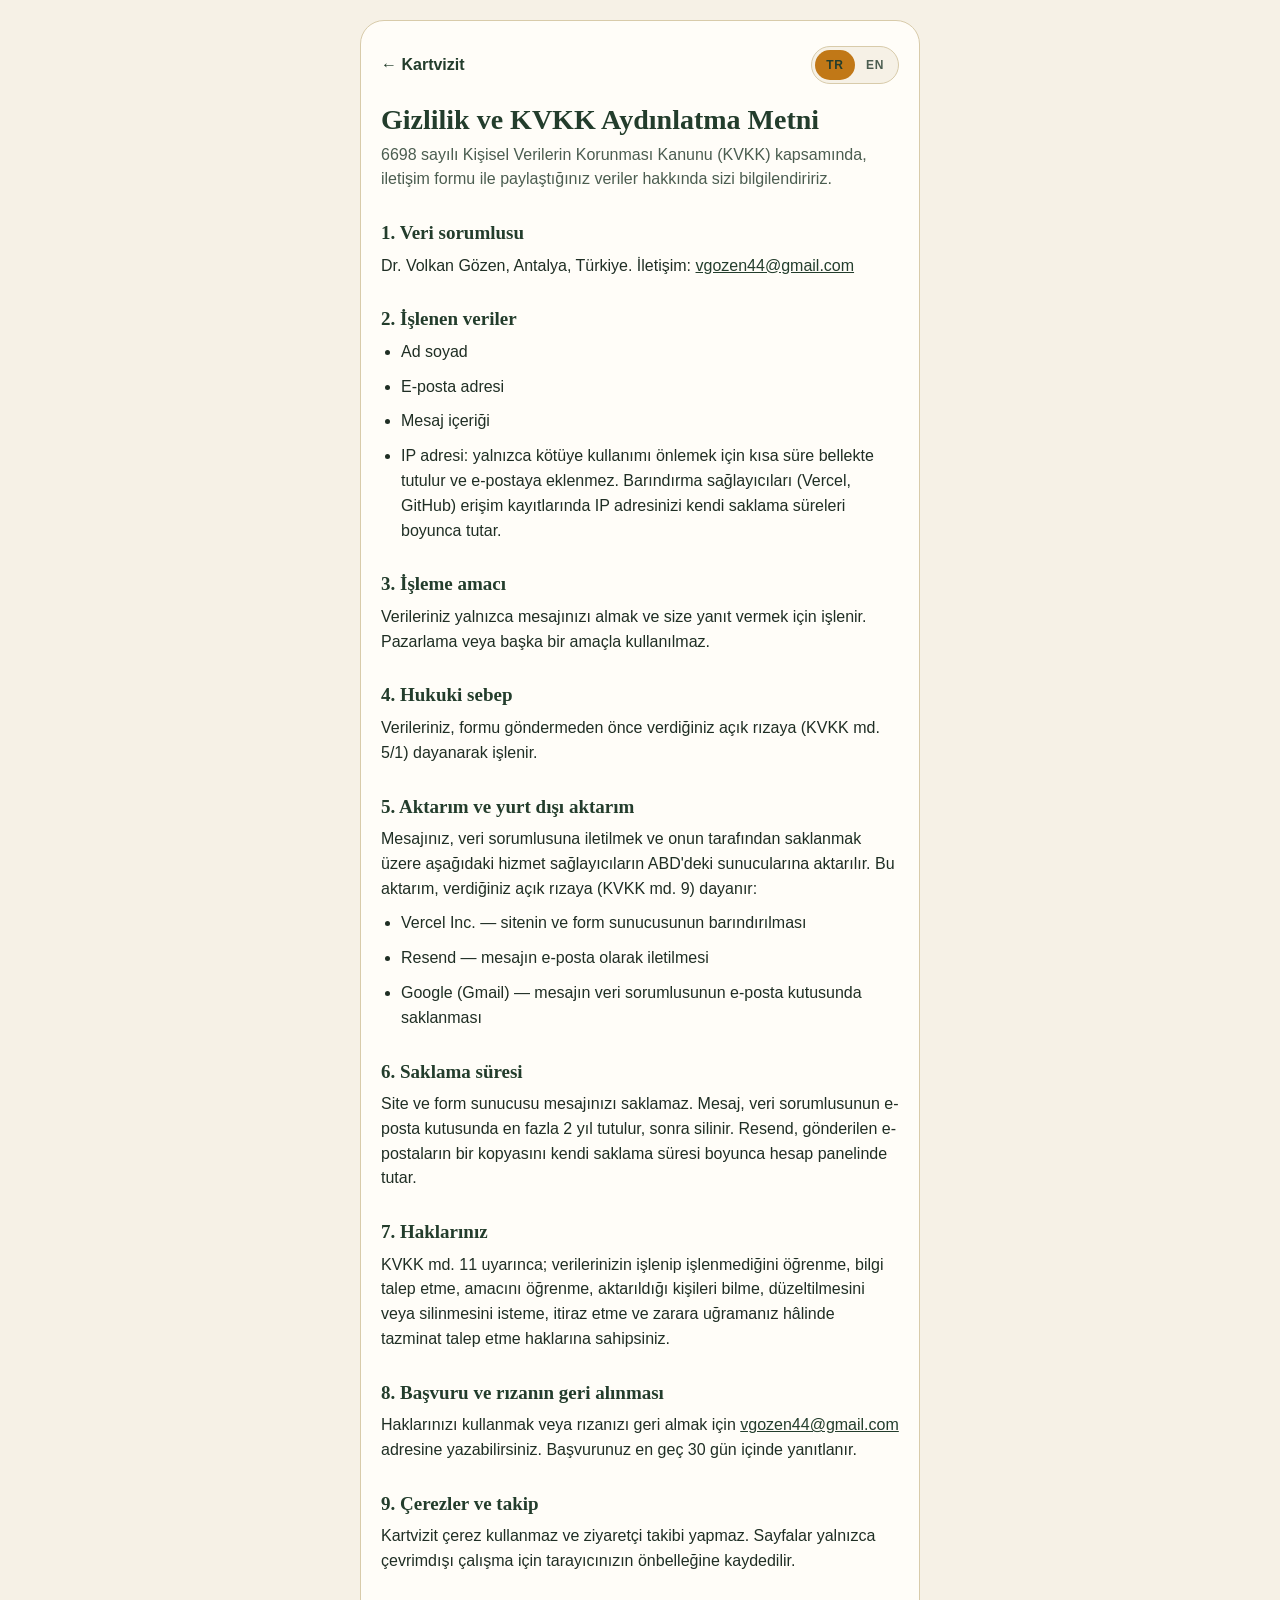
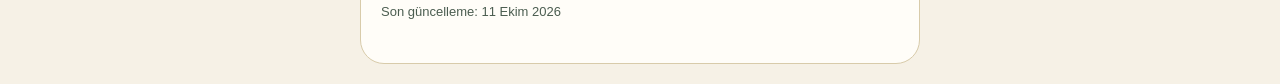
<file: gizlilik.html>
<!DOCTYPE html>
<html lang="tr">
<head>
<meta charset="utf-8">
<meta name="viewport" content="width=device-width, initial-scale=1, viewport-fit=cover">
<meta name="theme-color" content="#F6F1E6">
<title>Gizlilik ve KVKK Aydınlatma Metni — BizCard</title>
<meta name="description" content="Dr. Volkan Gözen BizCard iletişim formu kişisel verilerin korunması aydınlatma metni.">
<link rel="icon" type="image/svg+xml" href="logo.svg">
<link rel="stylesheet" href="pages.css">
</head>
<body>
<main class="page">
  <div class="top">
    <a class="back" href="./">← Kartvizit</a>
    <nav class="lang" aria-label="Dil seçimi">
      <a href="gizlilik.html" lang="tr" hreflang="tr" aria-current="page">TR</a>
      <a href="privacy.html" lang="en" hreflang="en">EN</a>
    </nav>
  </div>
  <h1>Gizlilik ve KVKK Aydınlatma Metni</h1>
  <p class="lead">6698 sayılı Kişisel Verilerin Korunması Kanunu (KVKK) kapsamında, iletişim formu ile paylaştığınız veriler hakkında sizi bilgilendiririz.</p>
  <div class="prose">
    <h2>1. Veri sorumlusu</h2>
    <p>Dr. Volkan Gözen, Antalya, Türkiye. İletişim: <a href="mailto:vgozen44@gmail.com">vgozen44@gmail.com</a></p>

    <h2>2. İşlenen veriler</h2>
    <ul>
      <li>Ad soyad</li>
      <li>E-posta adresi</li>
      <li>Mesaj içeriği</li>
      <li>IP adresi: yalnızca kötüye kullanımı önlemek için kısa süre bellekte tutulur ve e-postaya eklenmez. Barındırma sağlayıcıları (Vercel, GitHub) erişim kayıtlarında IP adresinizi kendi saklama süreleri boyunca tutar.</li>
    </ul>

    <h2>3. İşleme amacı</h2>
    <p>Verileriniz yalnızca mesajınızı almak ve size yanıt vermek için işlenir. Pazarlama veya başka bir amaçla kullanılmaz.</p>

    <h2>4. Hukuki sebep</h2>
    <p>Verileriniz, formu göndermeden önce verdiğiniz açık rızaya (KVKK md. 5/1) dayanarak işlenir.</p>

    <h2>5. Aktarım ve yurt dışı aktarım</h2>
    <p>Mesajınız, veri sorumlusuna iletilmek ve onun tarafından saklanmak üzere aşağıdaki hizmet sağlayıcıların ABD'deki sunucularına aktarılır. Bu aktarım, verdiğiniz açık rızaya (KVKK md. 9) dayanır:</p>
    <ul>
      <li>Vercel Inc. — sitenin ve form sunucusunun barındırılması</li>
      <li>Resend — mesajın e-posta olarak iletilmesi</li>
      <li>Google (Gmail) — mesajın veri sorumlusunun e-posta kutusunda saklanması</li>
    </ul>

    <h2>6. Saklama süresi</h2>
    <p>Site ve form sunucusu mesajınızı saklamaz. Mesaj, veri sorumlusunun e-posta kutusunda en fazla 2 yıl tutulur, sonra silinir. Resend, gönderilen e-postaların bir kopyasını kendi saklama süresi boyunca hesap panelinde tutar.</p>

    <h2>7. Haklarınız</h2>
    <p>KVKK md. 11 uyarınca; verilerinizin işlenip işlenmediğini öğrenme, bilgi talep etme, amacını öğrenme, aktarıldığı kişileri bilme, düzeltilmesini veya silinmesini isteme, itiraz etme ve zarara uğramanız hâlinde tazminat talep etme haklarına sahipsiniz.</p>

    <h2>8. Başvuru ve rızanın geri alınması</h2>
    <p>Haklarınızı kullanmak veya rızanızı geri almak için <a href="mailto:vgozen44@gmail.com">vgozen44@gmail.com</a> adresine yazabilirsiniz. Başvurunuz en geç 30 gün içinde yanıtlanır.</p>

    <h2>9. Çerezler ve takip</h2>
    <p>Kartvizit çerez kullanmaz ve ziyaretçi takibi yapmaz. Sayfalar yalnızca çevrimdışı çalışma için tarayıcınızın önbelleğine kaydedilir.</p>
  </div>
  <p class="meta">Son güncelleme: 11 Ekim 2026</p>
</main>
<script src="app.js" defer></script>
</body>
</html>
</file>
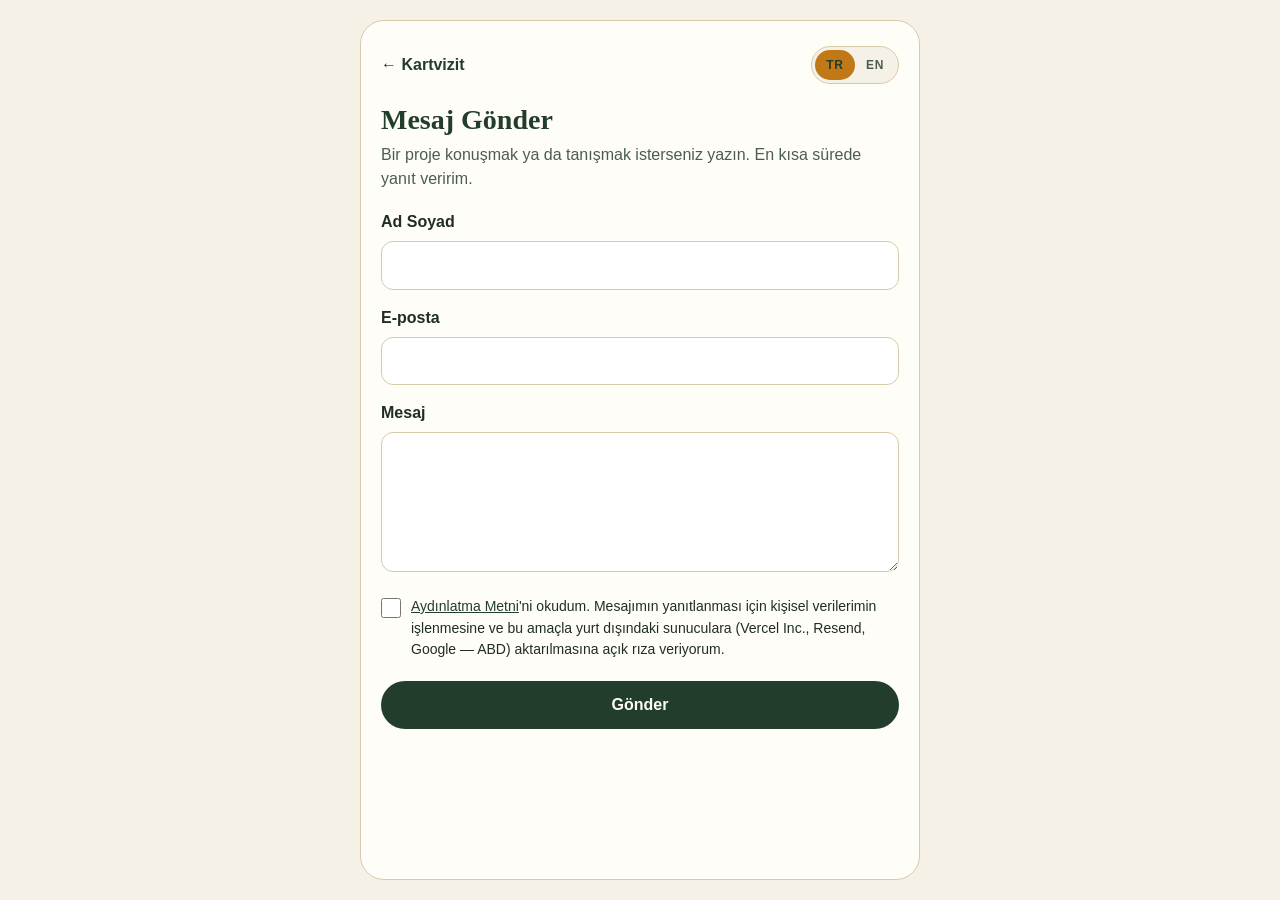
<file: iletisim.html>
<!DOCTYPE html>
<html lang="tr">
<head>
<meta charset="utf-8">
<meta name="viewport" content="width=device-width, initial-scale=1, viewport-fit=cover">
<meta name="theme-color" content="#F6F1E6">
<title>Mesaj Gönder — Dr. Volkan Gözen</title>
<meta name="description" content="Dr. Volkan Gözen'e mesaj gönderin.">
<link rel="icon" type="image/svg+xml" href="logo.svg">
<link rel="stylesheet" href="pages.css">
</head>
<body>
<main class="page">
  <div class="top">
    <a class="back" href="./">← Kartvizit</a>
    <nav class="lang" aria-label="Dil seçimi">
      <a href="iletisim.html" lang="tr" hreflang="tr" aria-current="page">TR</a>
      <a href="contact.html" lang="en" hreflang="en">EN</a>
    </nav>
  </div>
  <h1>Mesaj Gönder</h1>
  <p class="lead">Bir proje konuşmak ya da tanışmak isterseniz yazın. En kısa sürede yanıt veririm.</p>
  <form id="contact-form" method="post" action="#" novalidate
        data-msg-sending="Gönderiliyor…"
        data-msg-success="Teşekkürler, mesajınız ulaştı. En kısa sürede yanıt vereceğim."
        data-msg-offline="İnternet bağlantısı yok. Lütfen sonra tekrar deneyin."
        data-msg-error="Mesaj gönderilemedi. Lütfen sonra tekrar deneyin.">
    <label class="field"><span>Ad Soyad</span>
      <input name="name" type="text" autocomplete="name" required minlength="2" maxlength="100">
    </label>
    <label class="field"><span>E-posta</span>
      <input name="email" type="email" autocomplete="email" required maxlength="200">
    </label>
    <label class="field"><span>Mesaj</span>
      <textarea name="message" required minlength="10" maxlength="2000"></textarea>
    </label>
    <div class="hp" aria-hidden="true">
      <label>Web sitesi <input name="website" type="text" tabindex="-1" autocomplete="off"></label>
    </div>
    <label class="check">
      <input name="consent" type="checkbox" required>
      <span><a href="gizlilik.html">Aydınlatma Metni</a>'ni okudum. Mesajımın yanıtlanması için kişisel verilerimin işlenmesine ve bu amaçla yurt dışındaki sunuculara (Vercel Inc., Resend, Google — ABD) aktarılmasına açık rıza veriyorum.</span>
    </label>
    <button class="btn" type="submit" disabled>Gönder</button>
    <p id="form-status" class="status" role="status" aria-live="polite"></p>
  </form>
  <noscript><p>Form için JavaScript gerekir. Bunun yerine <a href="mailto:vgozen44@gmail.com">vgozen44@gmail.com</a> adresine yazabilirsiniz.</p></noscript>
</main>
<script src="app.js" defer></script>
<script src="form.js" defer></script>
</body>
</html>
</file>
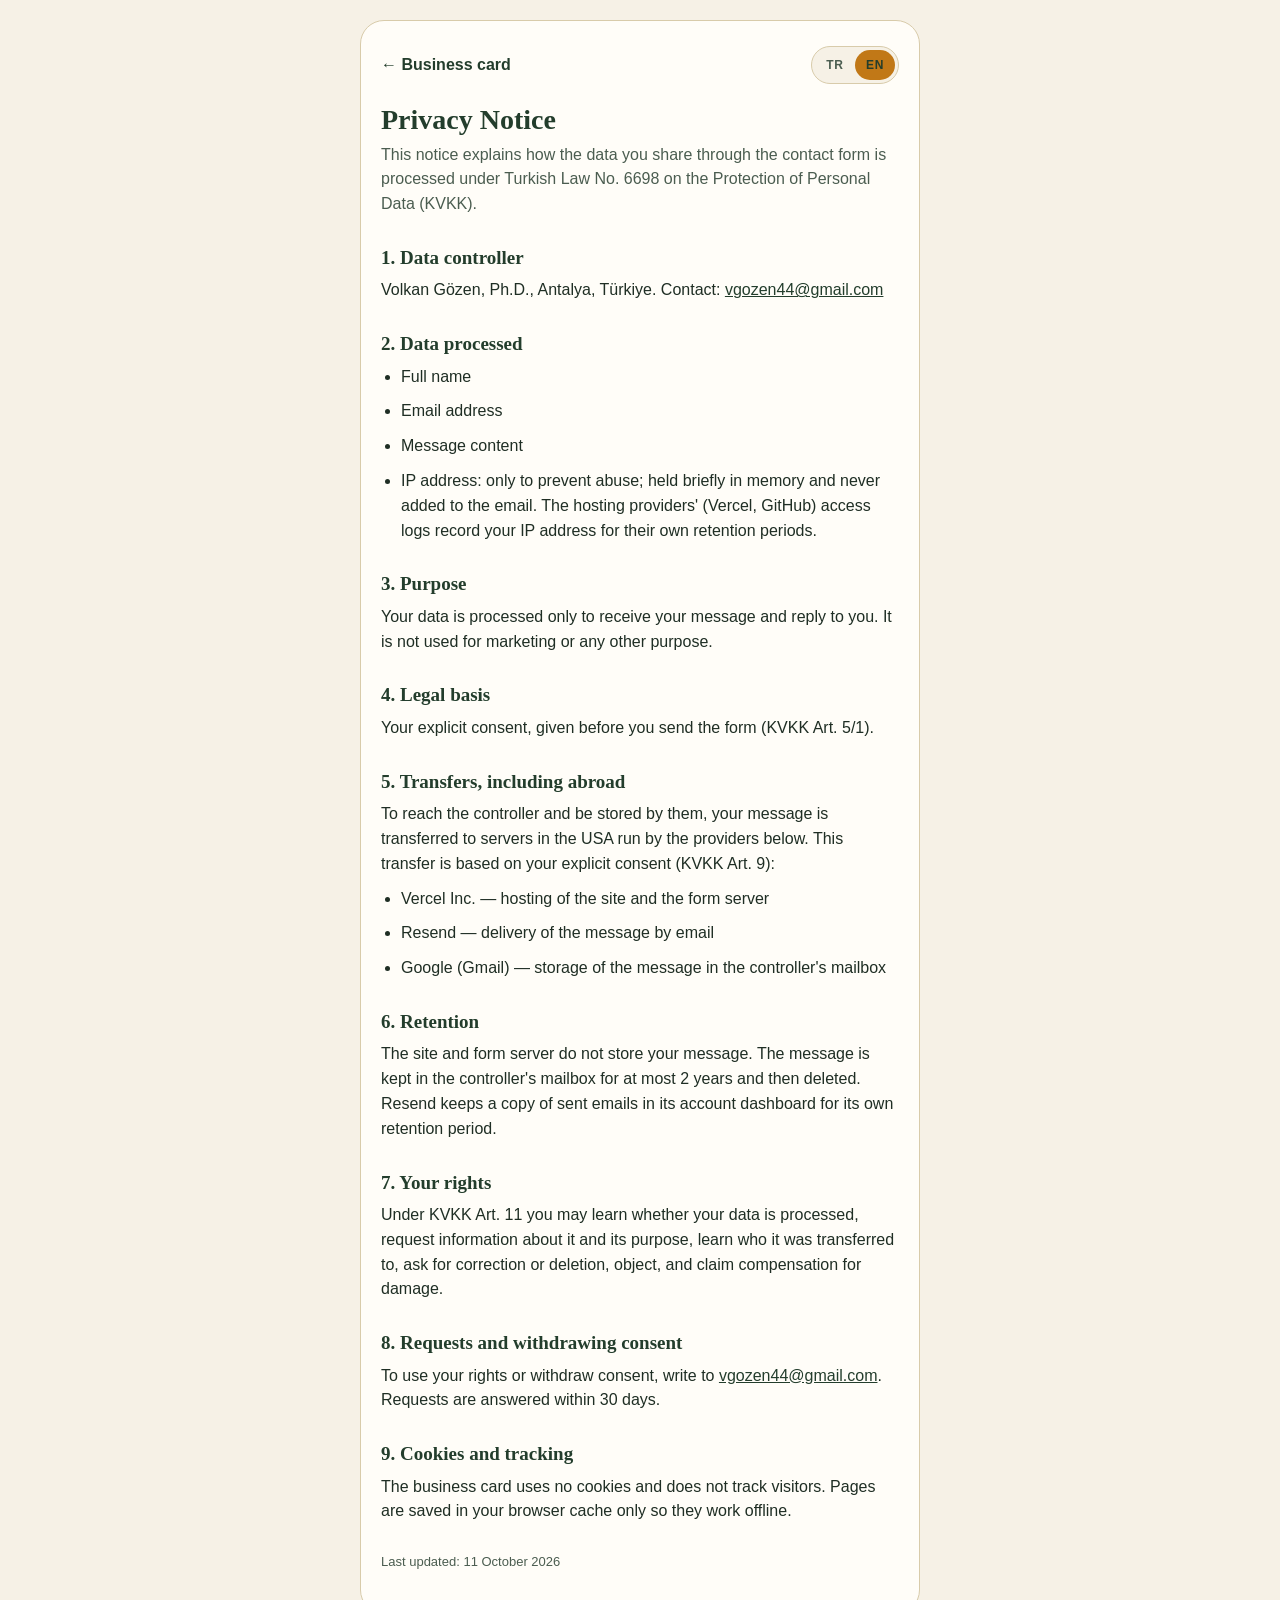
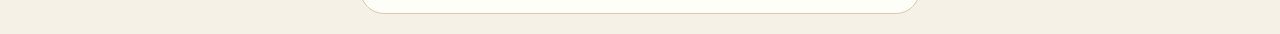
<file: privacy.html>
<!DOCTYPE html>
<html lang="en">
<head>
<meta charset="utf-8">
<meta name="viewport" content="width=device-width, initial-scale=1, viewport-fit=cover">
<meta name="theme-color" content="#F6F1E6">
<title>Privacy Notice — BizCard</title>
<meta name="description" content="Privacy notice for the contact form on Volkan Gözen, Ph.D.'s BizCard.">
<link rel="icon" type="image/svg+xml" href="logo.svg">
<link rel="stylesheet" href="pages.css">
</head>
<body>
<main class="page">
  <div class="top">
    <a class="back" href="en.html">← Business card</a>
    <nav class="lang" aria-label="Language">
      <a href="gizlilik.html" lang="tr" hreflang="tr">TR</a>
      <a href="privacy.html" lang="en" hreflang="en" aria-current="page">EN</a>
    </nav>
  </div>
  <h1>Privacy Notice</h1>
  <p class="lead">This notice explains how the data you share through the contact form is processed under Turkish Law No. 6698 on the Protection of Personal Data (KVKK).</p>
  <div class="prose">
    <h2>1. Data controller</h2>
    <p>Volkan Gözen, Ph.D., Antalya, Türkiye. Contact: <a href="mailto:vgozen44@gmail.com">vgozen44@gmail.com</a></p>

    <h2>2. Data processed</h2>
    <ul>
      <li>Full name</li>
      <li>Email address</li>
      <li>Message content</li>
      <li>IP address: only to prevent abuse; held briefly in memory and never added to the email. The hosting providers' (Vercel, GitHub) access logs record your IP address for their own retention periods.</li>
    </ul>

    <h2>3. Purpose</h2>
    <p>Your data is processed only to receive your message and reply to you. It is not used for marketing or any other purpose.</p>

    <h2>4. Legal basis</h2>
    <p>Your explicit consent, given before you send the form (KVKK Art. 5/1).</p>

    <h2>5. Transfers, including abroad</h2>
    <p>To reach the controller and be stored by them, your message is transferred to servers in the USA run by the providers below. This transfer is based on your explicit consent (KVKK Art. 9):</p>
    <ul>
      <li>Vercel Inc. — hosting of the site and the form server</li>
      <li>Resend — delivery of the message by email</li>
      <li>Google (Gmail) — storage of the message in the controller's mailbox</li>
    </ul>

    <h2>6. Retention</h2>
    <p>The site and form server do not store your message. The message is kept in the controller's mailbox for at most 2 years and then deleted. Resend keeps a copy of sent emails in its account dashboard for its own retention period.</p>

    <h2>7. Your rights</h2>
    <p>Under KVKK Art. 11 you may learn whether your data is processed, request information about it and its purpose, learn who it was transferred to, ask for correction or deletion, object, and claim compensation for damage.</p>

    <h2>8. Requests and withdrawing consent</h2>
    <p>To use your rights or withdraw consent, write to <a href="mailto:vgozen44@gmail.com">vgozen44@gmail.com</a>. Requests are answered within 30 days.</p>

    <h2>9. Cookies and tracking</h2>
    <p>The business card uses no cookies and does not track visitors. Pages are saved in your browser cache only so they work offline.</p>
  </div>
  <p class="meta">Last updated: 11 October 2026</p>
</main>
<script src="app.js" defer></script>
</body>
</html>
</file>
<file: pages.css>
/* BizCard alt sayfaları (iletişim, gizlilik) — ana kartın renkleri, gömülü font yok. */
:root{
  --ink:#1F2E24;--ink-soft:#4B5D50;--paper:#F6F1E6;--line:#D8CBAA;
  --pine:#233D2C;--amber:#C17817;--amber-soft:#F0DAB8;--white:#FFFDF8;
  --ok:#2F6B3A;--err:#A3361F;
}
*{box-sizing:border-box;}
html{-webkit-text-size-adjust:100%;}
body{margin:0;min-height:100vh;min-height:100dvh;background:var(--paper);color:var(--ink);
  font-family:-apple-system,BlinkMacSystemFont,'Segoe UI',Roboto,sans-serif;line-height:1.55;
  display:flex;justify-content:center;padding:20px 16px calc(20px + env(safe-area-inset-bottom));-webkit-font-smoothing:antialiased;}
a{color:var(--pine);}
.page{position:relative;width:100%;max-width:560px;background:var(--white);border:1px solid var(--line);border-radius:24px;padding:24px 20px 28px;}
.top{display:flex;align-items:center;justify-content:space-between;gap:12px;}
.back{display:inline-flex;align-items:center;min-height:40px;font-weight:600;text-decoration:none;}
.lang{display:inline-flex;padding:3px;border-radius:999px;background:var(--paper);border:1px solid var(--line);}
.lang a{display:inline-flex;align-items:center;justify-content:center;min-width:40px;min-height:30px;padding:0 10px;border-radius:999px;
  font-size:12px;font-weight:700;letter-spacing:.06em;text-decoration:none;color:var(--ink-soft);}
.lang a[aria-current="page"]{background:var(--amber);color:var(--pine);}
h1{font-family:Georgia,'Times New Roman',serif;font-size:28px;line-height:1.2;color:var(--pine);margin:18px 0 6px;}
h2{font-family:Georgia,'Times New Roman',serif;font-size:19px;color:var(--pine);margin:26px 0 6px;}
.lead{color:var(--ink-soft);margin:0 0 18px;}
.prose p,.prose li{margin:0 0 10px;}
.prose ul{padding-left:20px;margin:0 0 10px;}
.meta{font-size:13px;color:var(--ink-soft);margin-top:28px;}
.field{display:block;margin:0 0 16px;}
.field span{display:block;font-weight:600;margin-bottom:6px;}
.field input,.field textarea{width:100%;font:inherit;font-size:16px;color:var(--ink);background:#fff;border:1.5px solid var(--line);border-radius:12px;padding:11px 12px;}
.field textarea{min-height:140px;resize:vertical;}
.field input:focus,.field textarea:focus{outline:none;border-color:var(--amber);box-shadow:0 0 0 3px var(--amber-soft);}
.check{display:flex;gap:10px;align-items:flex-start;font-size:14px;margin:4px 0 20px;}
.check input{width:20px;height:20px;margin:2px 0 0;flex:none;accent-color:var(--pine);}
.hp{position:absolute;left:-9999px;width:1px;height:1px;overflow:hidden;}
.btn{display:flex;align-items:center;justify-content:center;width:100%;min-height:48px;border:0;border-radius:999px;
  background:var(--pine);color:var(--white);font:inherit;font-weight:700;font-size:16px;cursor:pointer;}
.btn:hover{background:var(--amber);color:var(--pine);}
.btn:disabled{opacity:.6;cursor:wait;}
.status{min-height:24px;margin:14px 0 0;font-weight:600;}
.status[data-kind="success"]{color:var(--ok);}
.status[data-kind="error"]{color:var(--err);}
a:focus-visible,.btn:focus-visible{outline:3px solid var(--amber);outline-offset:3px;}
</file>
